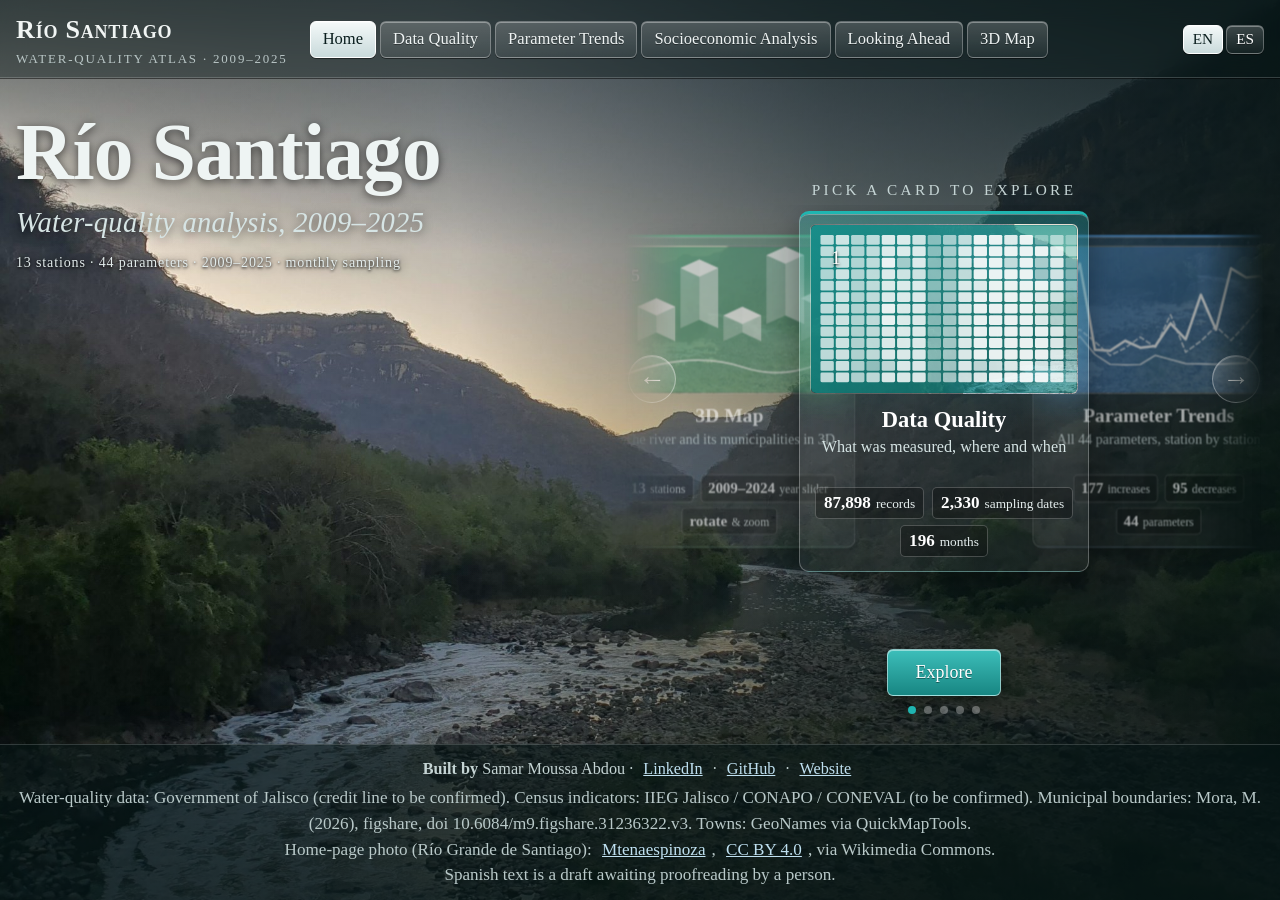
<file: index.html>
<!doctype html>
<html lang="en"><head><meta charset="utf-8"><meta name="viewport" content="width=device-width,initial-scale=1,viewport-fit=cover">
<title>Río Santiago Atlas</title>
<link rel="stylesheet" href="style.css"></head>
<body class="home">
<div class="hero">
 <header class="top" id="top"></header>
 <div class="stage">
  <div class="mid">
   <h1 class="htitle"><span data-t="hTitle"></span><em data-t="hSub"></em></h1>
   <div class="mini" id="mini"></div>
  </div>
  <section class="pickband" aria-label="Sections">
   <h2 data-t="pickH"></h2>
   <div class="car" id="car">
    <button class="arr l" id="pv" aria-label="Previous">←</button><button class="arr r" id="nx" aria-label="Next">→</button>
   </div>
   <div class="gobar"><a class="go" id="go" href="quality.html" data-t="explore"></a><div class="dots" id="dots"></div></div>
  </section>
 </div>
 <footer class="credit" id="credit"></footer>
</div>
<script src="core.js"></script>
<script src="common.js"></script>
<script>
U.add({en:{hTitle:'Río Santiago',hSub:'Water-quality analysis, 2009–2025',pickH:'Pick a card to explore',explore:'Explore',c1:'stations',c2:'parameters',c3:'monthly sampling',
 d1:'What was measured, where and when',d2:'All 44 parameters, station by station',d3:'Water data and the people nearby',d4:'What models can and cannot say',d5:'The river and its municipalities in 3D'},
es:{hTitle:'Río Santiago',hSub:'Análisis de la calidad del agua, 2009–2025',pickH:'Elige una tarjeta para explorar',explore:'Explorar',c1:'estaciones',c2:'parámetros',c3:'muestreo mensual',
 d1:'Qué se midió, dónde y cuándo',d2:'Los 44 parámetros, estación por estación',d3:'Datos del agua y las personas cercanas',d4:'Qué pueden y qué no pueden decir los modelos',d5:'El río y sus municipios en 3D'}});
const W='stroke="#fff" fill="none" stroke-linecap="round" stroke-linejoin="round"';
const CARDS=[
 ['quality.html','nQuality','d1','0% 60%','230%','#1fb5b0',()=>{let r='';A.heat_m.forEach((row,i)=>row.forEach((v,j)=>{r+=`<rect x="${20+j*15.5}" y="${10+i*11.6}" width="13.5" height="10" rx="1.5" fill="#fff" opacity="${v?.15+.75*v/12:.05}"/>`}));return r}],
 ['trends.html','nTrends','d2','50% 85%','230%','#4f93d6',()=>{const s=P.find(p=>p.id==='P13').series,mx=Math.max(...Object.values(s).flat());return ['Before','Urban','After'].map((z,k)=>`<polyline ${W} stroke-width="${k==1?3:2}" opacity="${k==1?1:.7}" ${k==2?'stroke-dasharray="5 4"':''} points="${s[z].map((v,i)=>(18+i*17.6)+','+(150-v/mx*130)).join(' ')}"/>`).join('')}],
 ['socio.html','nSocio','d3','100% 40%','230%','#e0a03a',()=>[40,65,50,90,75,110,60,95].map((h,i)=>`<rect x="${28+i*29}" y="${150-h}" width="20" height="${h}" fill="#fff" opacity="${.35+i*.07}"/>`).join('')+`<circle cx="60" cy="40" r="6" fill="#fff"/><circle cx="150" cy="30" r="6" fill="#fff" opacity=".7"/><circle cx="230" cy="48" r="6" fill="#fff" opacity=".5"/>`],
 ['ahead.html','nAhead','d4','30% 30%','230%','#9b78dc',()=>`<polyline ${W} stroke-width="3" points="20,110 60,95 100,105 140,80"/><polyline ${W} stroke-width="3" stroke-dasharray="6 6" points="140,80 200,60 270,50"/><path d="M140 80 L200 40 L270 20 L270 90 L200 85 Z" fill="#fff" opacity=".18"/>`],
 ['map3d.html','nMap','d5','70% 70%','230%','#4fc08a',()=>[[60,100,40],[110,85,70],[160,100,30],[210,80,80],[250,100,50]].map(p=>`<polygon points="${p[0]},${p[1]-p[2]} ${p[0]+22},${p[1]-p[2]+10} ${p[0]+22},${p[1]+10} ${p[0]},${p[1]}" fill="#fff" opacity=".55"/><polygon points="${p[0]},${p[1]-p[2]} ${p[0]-22},${p[1]-p[2]+10} ${p[0]-22},${p[1]+10} ${p[0]},${p[1]}" fill="#fff" opacity=".3"/><polygon points="${p[0]},${p[1]-p[2]} ${p[0]+22},${p[1]-p[2]+10} ${p[0]},${p[1]-p[2]+20} ${p[0]-22},${p[1]-p[2]+10}" fill="#fff" opacity=".85"/>`).join('')+`<path d="M20 150 Q100 120 160 140 T280 120" ${W} stroke-width="2" opacity=".7"/>`]
];
const A=ATLAS,P=A.params,sum=k=>P.reduce((a,p)=>a+p.trend[k],0),nf=n=>U.nf(n);
const DET=()=>{const es=U.lang()==='es',f=A.fsum;return [
 [[nf(A.stats.records),es?'registros':'records'],[nf(A.stats.visits),es?'fechas de muestreo':'sampling dates'],[A.months.length||196,es?'meses':'months']],
 [[sum('inc'),es?'aumentos':'increases'],[sum('dec'),es?'disminuciones':'decreases'],[P.length,es?'parámetros':'parameters']],
 [[A.munis.length,es?'municipios':'municipalities'],[A.stations.filter(s=>s.c).length,es?'estaciones enlazadas':'stations linked'],[3,es?'censos':'census periods']],
 [[f.total,es?'pronósticos probados':'forecasts tested'],[f.shown,es?'conservados':'kept'],[3,es?'horizontes':'horizons']],
 [[A.stations.length,es?'estaciones':'stations'],[2009+'–2024',es?'control de año':'year slider'],[es?'girar':'rotate',es?'y acercar':'& zoom']]]};
let cur=0;const car=document.getElementById('car');
car.insertAdjacentHTML('beforeend',CARDS.map((c,i)=>`<div class="cd gl" data-i="${i}" style="--c:${c[5]}"><div class="th" style="--bp:${c[3]};--bs:${c[4]}"><svg viewBox="0 0 290 170" preserveAspectRatio="xMidYMid slice">${c[6]()}</svg><span class="no">${i+1}</span></div><h3 data-t="${c[1]}"></h3><p data-t="${c[2]}"></p><div class="det" data-det="${i}"></div></div>`).join(''));
document.getElementById('dots').innerHTML=CARDS.map((c,i)=>`<i data-i="${i}"></i>`).join('');
function det(){const d=DET();document.querySelectorAll('.det').forEach(e=>e.innerHTML=d[+e.dataset.det].map(x=>`<span><b>${x[0]}</b>${x[1]}</span>`).join(''));document.getElementById('mini').textContent=`${A.stations.length} ${U.t('c1')} · ${P.length} ${U.t('c2')} · 2009–2025 · ${U.t('c3')}`}
function place(){const n=CARDS.length;document.querySelectorAll('.cd').forEach((el,i)=>{const o=((i-cur+Math.floor(n/2)+n)%n)-Math.floor(n/2);el.style.setProperty('--o',o);el.style.setProperty('--a',Math.abs(o));el.dataset.hide=Math.abs(o)===2?'2':'0'});
 document.querySelectorAll('.dots i').forEach((d,i)=>d.classList.toggle('on',i===cur));document.getElementById('go').href=CARDS[cur][0];document.querySelector('.pickband').style.setProperty('--cc',CARDS[cur][5])}
const go=d=>{cur=(cur+d+CARDS.length)%CARDS.length;place()};
document.getElementById('nx').onclick=()=>go(1);document.getElementById('pv').onclick=()=>go(-1);
car.addEventListener('click',e=>{const c=e.target.closest('.cd');if(c&&+c.dataset.i!==cur){cur=+c.dataset.i;place()}});
document.getElementById('dots').addEventListener('click',e=>{if(e.target.dataset.i){cur=+e.target.dataset.i;place()}});
addEventListener('keydown',e=>{if(e.key==='ArrowRight')go(1);if(e.key==='ArrowLeft')go(-1)});
let sx=null;car.addEventListener('pointerdown',e=>sx=e.clientX);car.addEventListener('pointerup',e=>{if(sx!=null&&Math.abs(e.clientX-sx)>50)go(e.clientX<sx?1:-1);sx=null});
U.init('home',det);place();
</script></body></html>
</file>
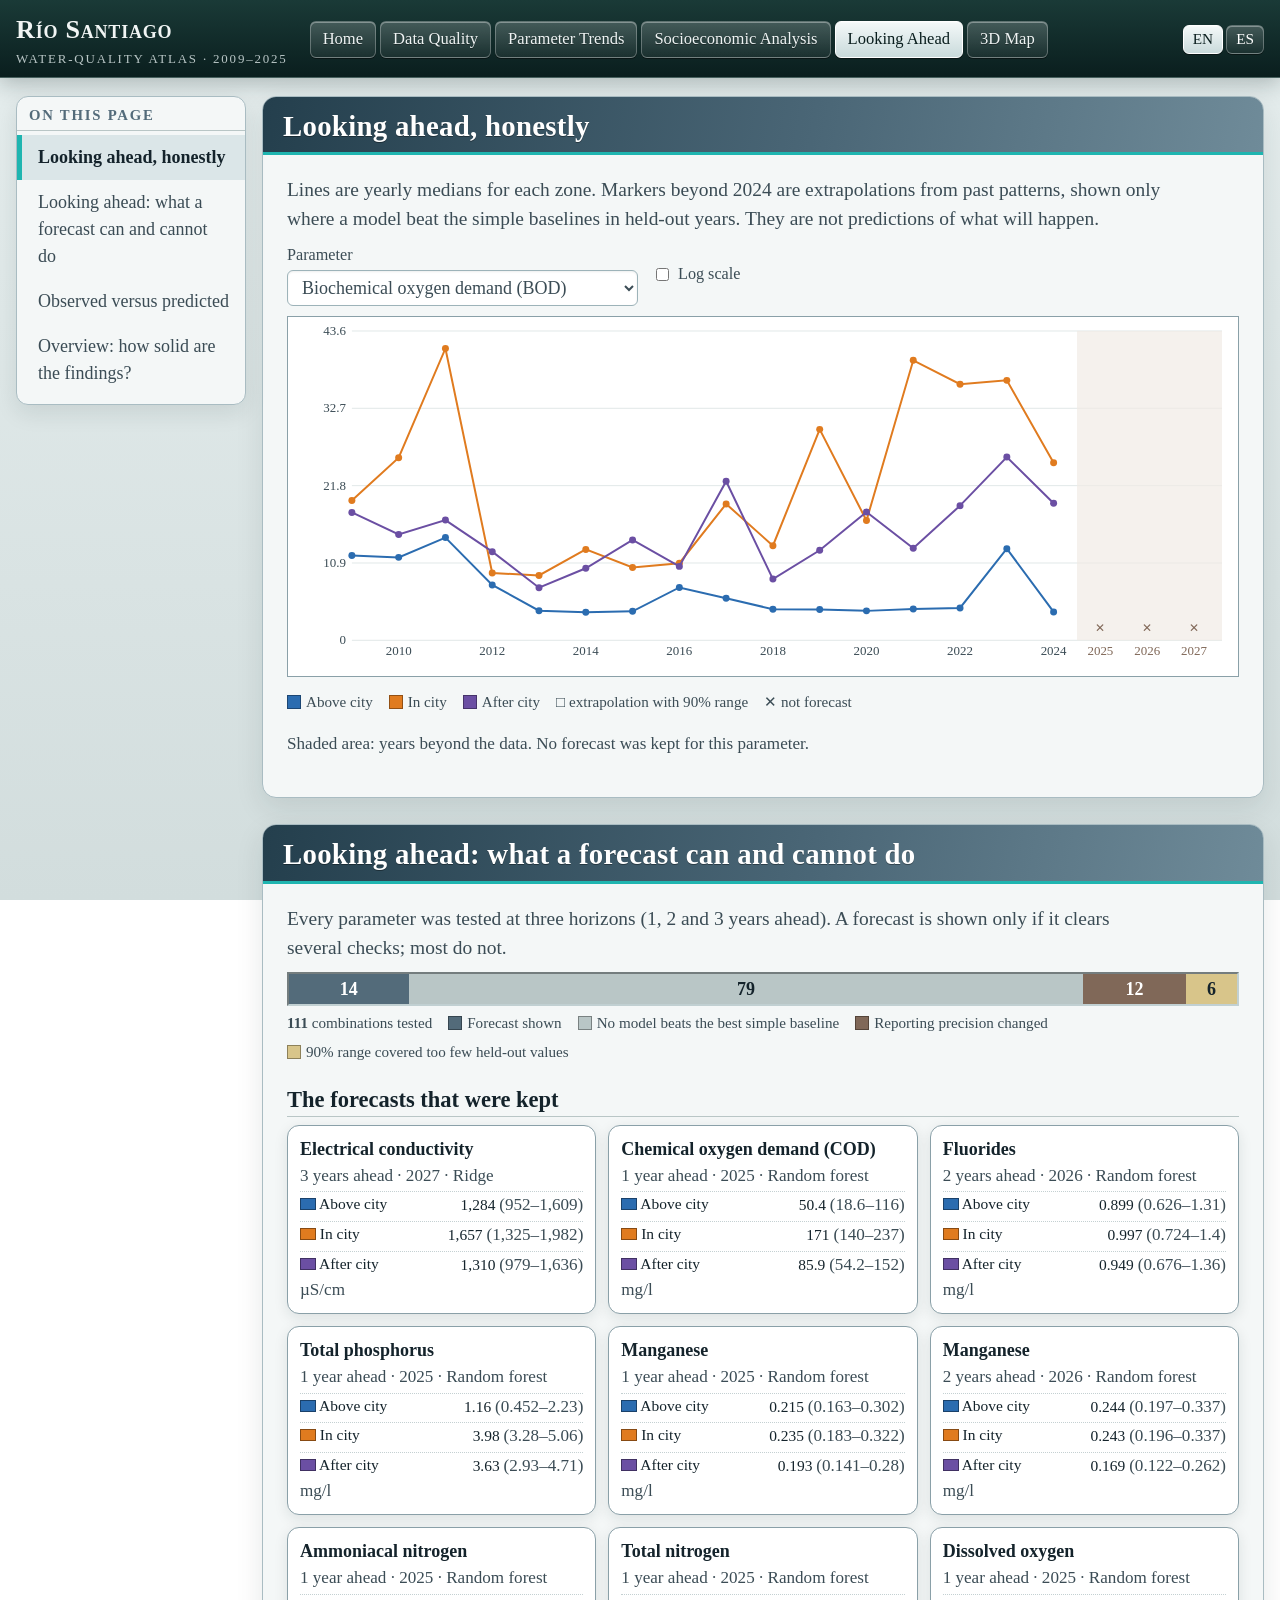
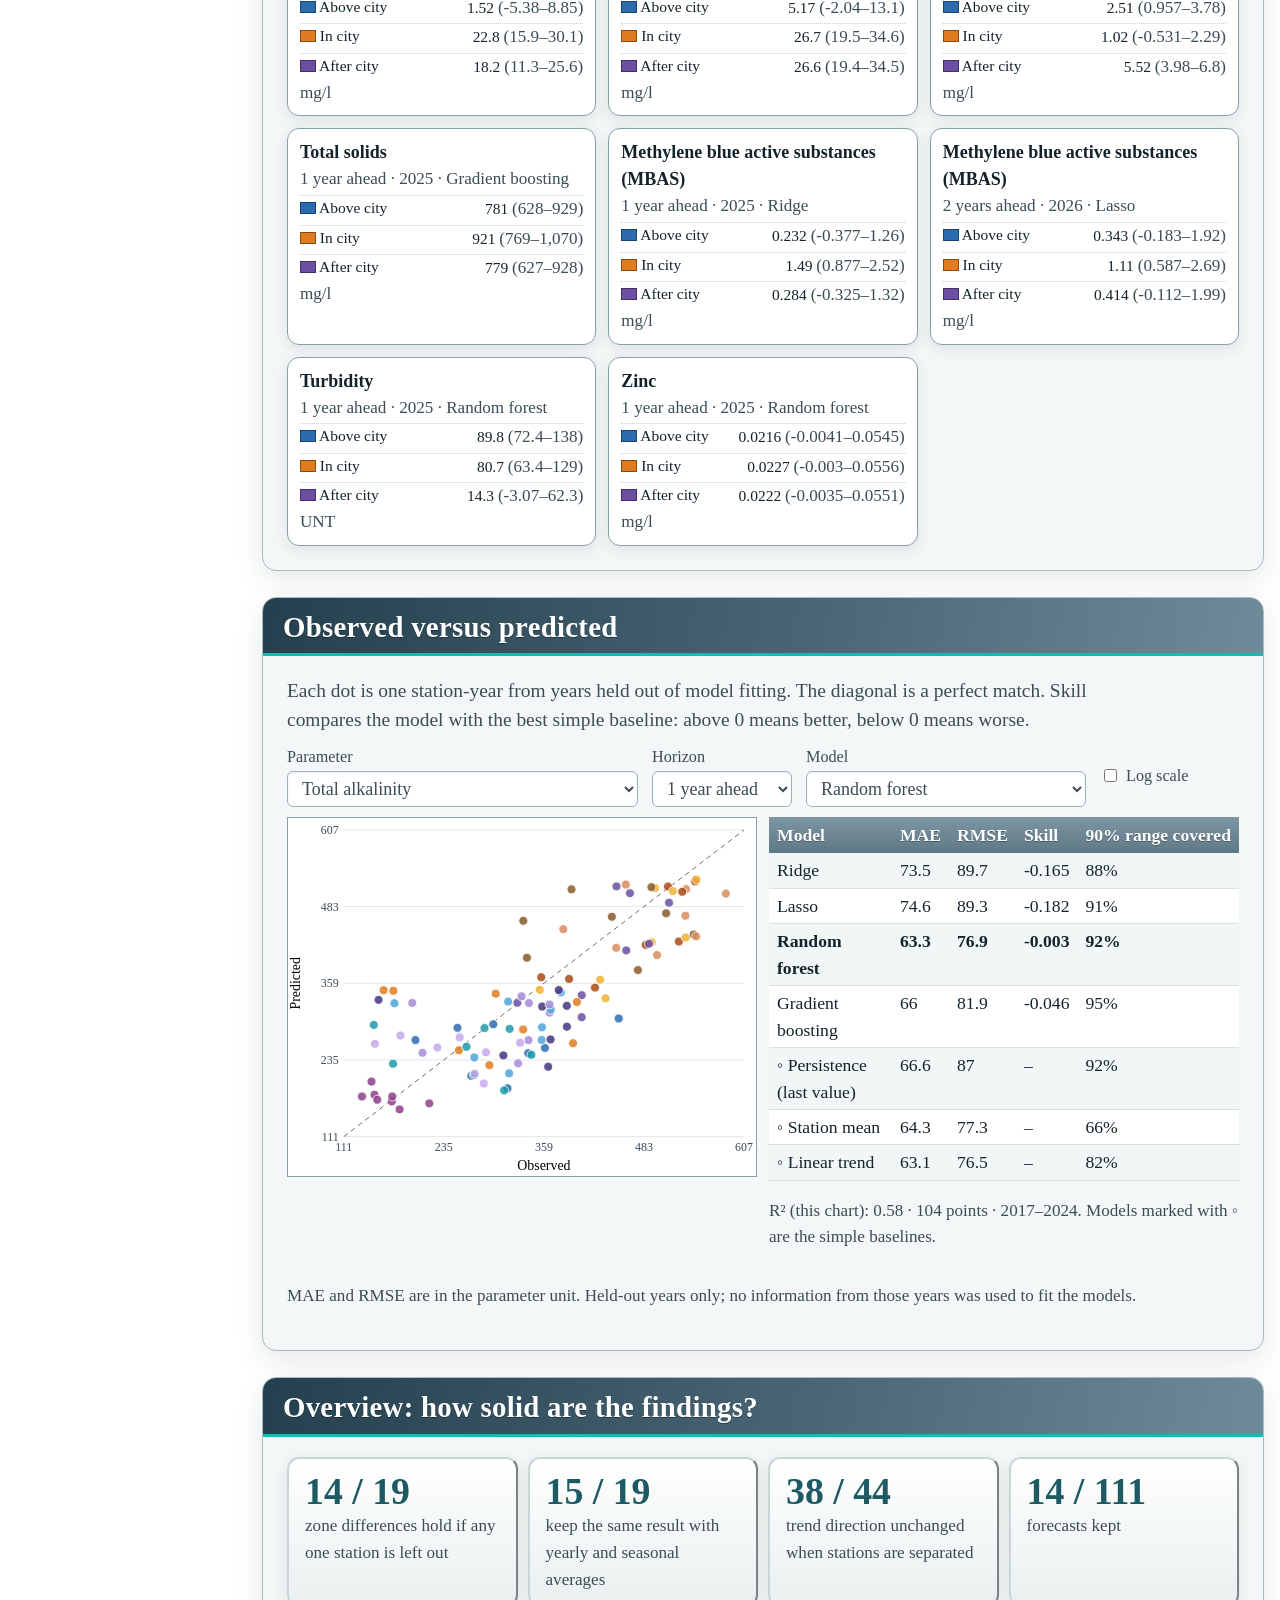
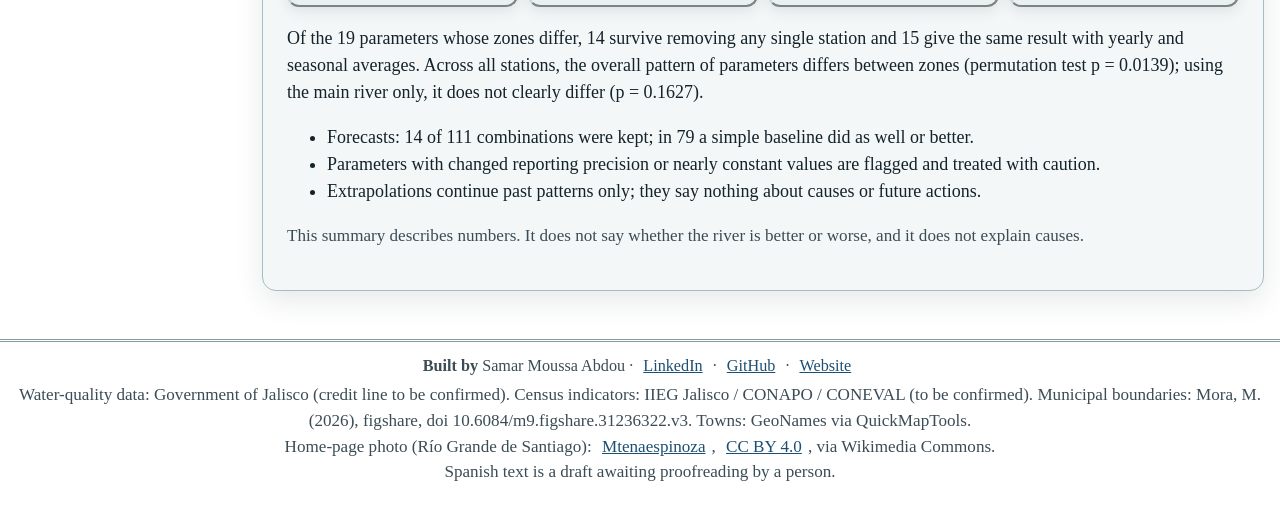
<file: ahead.html>
<!doctype html>
<html lang="en"><head><meta charset="utf-8"><meta name="viewport" content="width=device-width,initial-scale=1,viewport-fit=cover">
<title>Looking Ahead · Río Santiago Atlas</title>
<link rel="stylesheet" href="style.css"></head>
<body>
<header class="top" id="top"></header>
<div class="layout"><aside class="side" id="side"></aside>
<main>
 <section class="sec" id="fcchart"><h2 data-t="h_fc"></h2><div class="body">
  <p class="lead" data-t="fc_lead"></p>
  <div class="ctl"><label><span data-t="parameter"></span><select id="fp"></select></label><label class="row"><input type="checkbox" id="flog"> <span data-t="logAxis"></span></label></div>
  <div id="fchart"></div><div class="legend" id="fleg"></div><p class="small" id="fnote"></p>
 </div></section>
 <section class="sec" id="can"><h2 data-t="h_can"></h2><div class="body">
  <p class="lead" data-t="can_lead"></p><div id="cbar"></div><div class="legend" id="cleg"></div>
  <h3 data-t="shownH"></h3><div class="grid g3" id="cards"></div>
 </div></section>
 <section class="sec" id="obs"><h2 data-t="h_obs"></h2><div class="body">
  <p class="lead" data-t="obs_lead"></p>
  <div class="ctl"><label><span data-t="parameter"></span><select id="op"></select></label><label><span data-t="feature"></span><select id="oh"></select></label><label><span data-t="model"></span><select id="om"></select></label><label class="row"><input type="checkbox" id="olog"> <span data-t="logAxis"></span></label></div>
  <div class="grid g2"><div id="ochart"></div><div id="oscore"></div></div><p class="small" id="onote"></p>
 </div></section>
 <section class="sec" id="overview"><h2 data-t="h_solid"></h2><div class="body" id="ov"></div></section>
</main></div>
<footer class="credit" id="credit"></footer>
<script src="core.js"></script><script src="points.js"></script><script src="bt.js"></script><script src="common.js"></script>
<script src="ahead.js"></script>
</body></html>
</file>
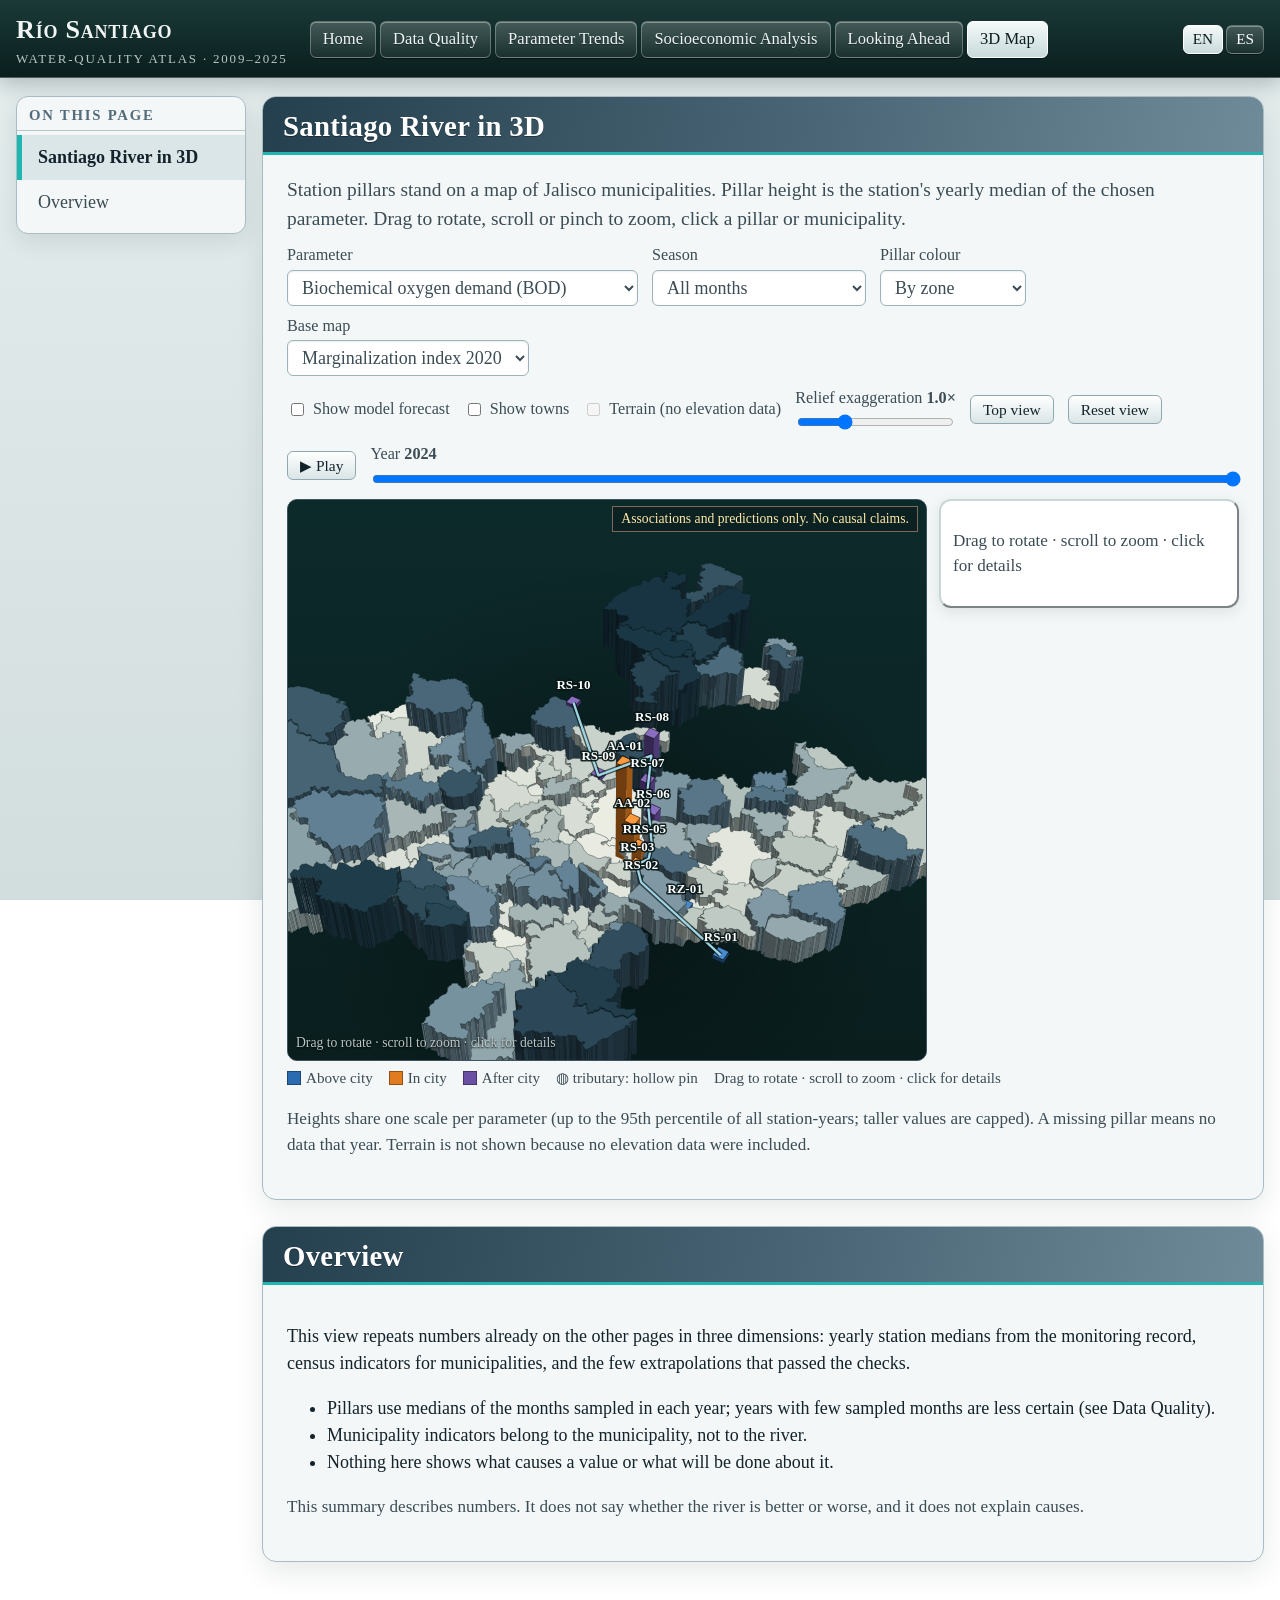
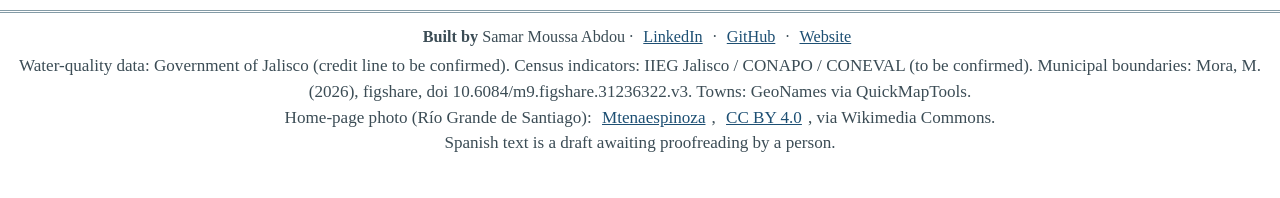
<file: map3d.html>
<!doctype html>
<html lang="en"><head><meta charset="utf-8"><meta name="viewport" content="width=device-width,initial-scale=1,viewport-fit=cover">
<title>3D Map · Río Santiago Atlas</title>
<link rel="stylesheet" href="style.css"></head>
<body>
<header class="top" id="top"></header>
<div class="layout"><aside class="side" id="side"></aside>
<main>
 <section class="sec" id="m3"><h2 data-t="h_m3"></h2><div class="body">
  <p class="lead" data-t="m3_lead"></p>
  <div class="ctl"><label><span data-t="parameter"></span><select id="gp"></select></label><label><span data-t="season"></span><select id="gs"></select></label><label><span data-t="barColour"></span><select id="gc"></select></label><label><span data-t="baseDisk"></span><select id="gb"></select></label></div>
  <div class="ctl"><label class="row"><input type="checkbox" id="gf"> <span data-t="showFc"></span></label><label class="row"><input type="checkbox" id="gl"> <span data-t="landmarks"></span></label><label class="row"><input type="checkbox" id="gt" disabled> <span data-t="terrain"></span></label>
   <label><span><span data-t="relief"></span> <b id="grv">1.0×</b></span><input type="range" id="gr" min="0.4" max="2.5" step="0.1" value="1"></label>
   <button id="gtop" data-t="topView"></button><button id="grst" data-t="resetView"></button></div>
  <div class="ctl"><button id="gplay">▶ <span data-t="play"></span></button><label style="flex:1;min-width:200px"><span><span data-t="year"></span> <b id="gyv"></b></span><input type="range" id="gy" min="2009" max="2024" step="1" value="2024" style="width:100%"></label></div>
  <div class="mapwrap"><div class="mapbox"><canvas id="gcv" style="height:560px"></canvas><div class="rem" data-t="reminder"></div><div class="hint" data-t="mapHint"></div></div><div class="mcard" id="gcard"></div></div>
  <div class="legend" id="gleg"></div><p class="small" id="gnote"></p>
 </div></section>
 <section class="sec" id="overview"><h2 data-t="overview"></h2><div class="body" id="ov"></div></section>
</main></div>
<footer class="credit" id="credit"></footer>
<script src="core.js"></script><script src="points.js"></script><script src="common.js"></script><script src="map3d.js"></script>
<script src="map3dpage.js"></script>
</body></html>
</file>
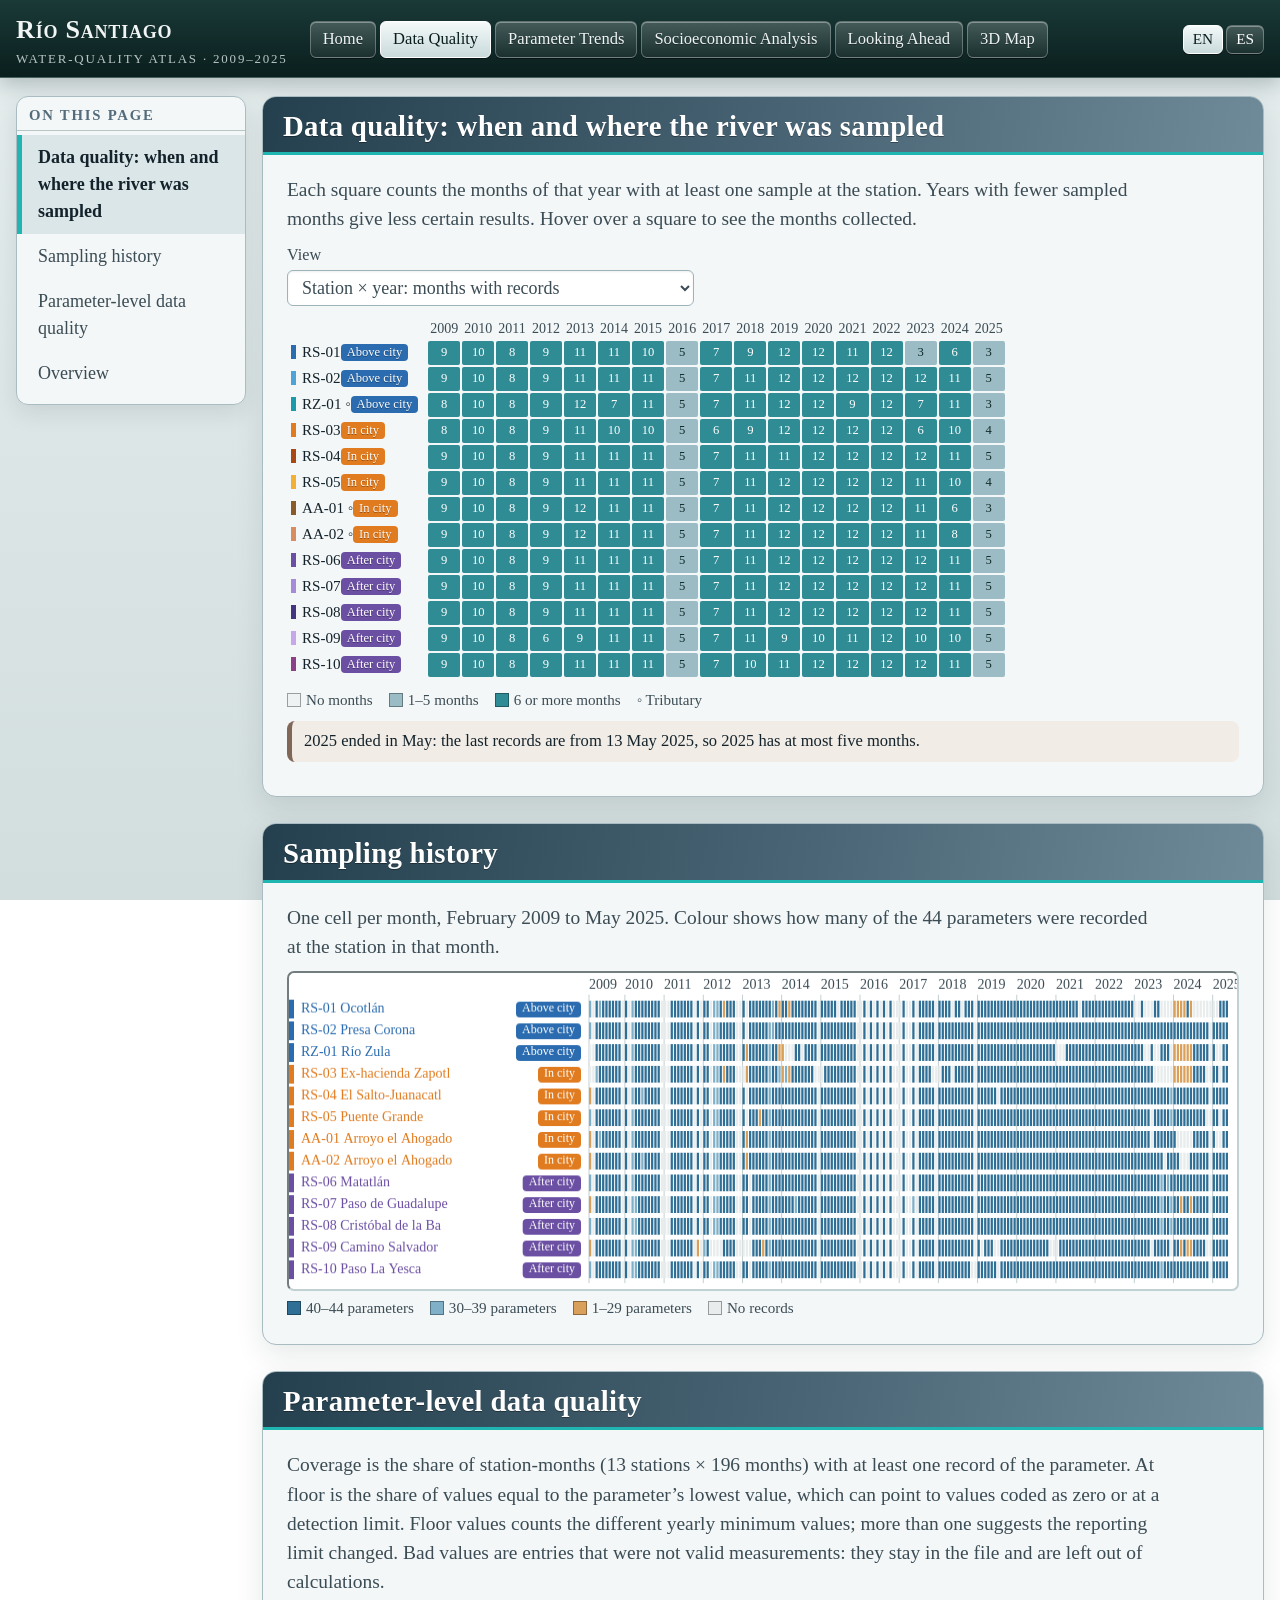
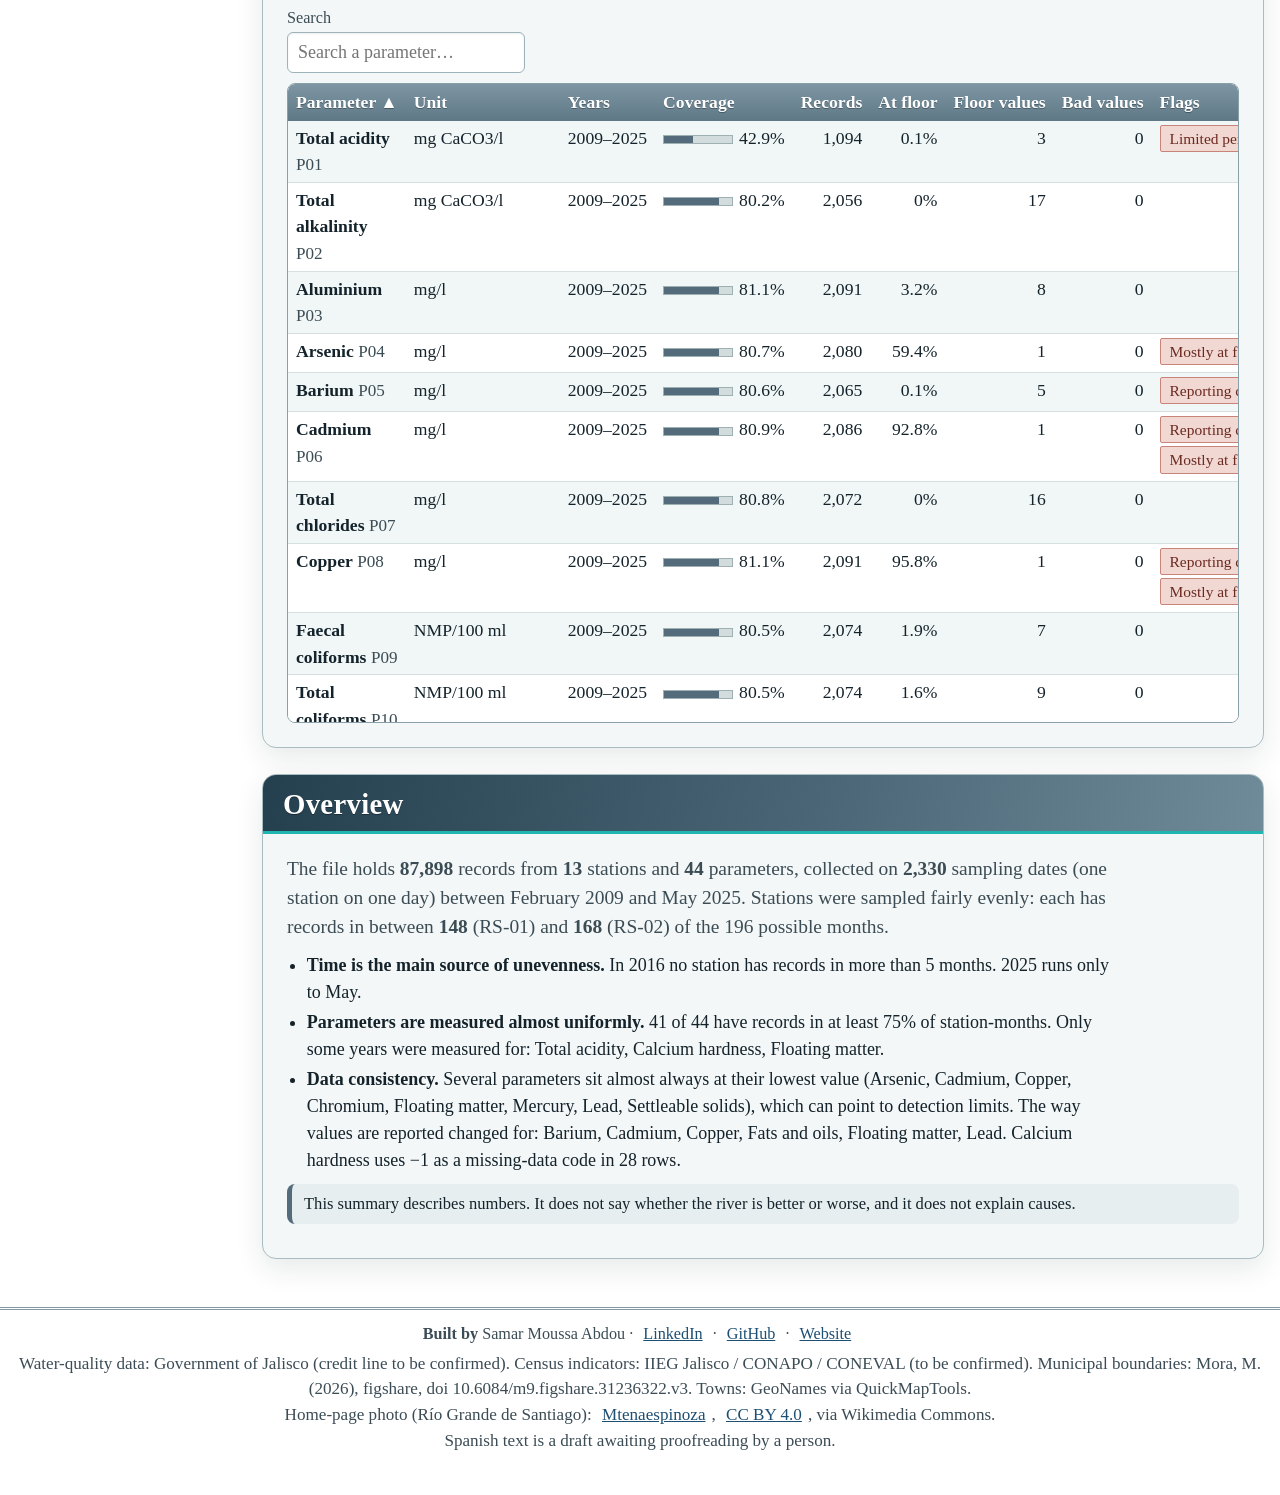
<file: quality.html>
<!doctype html>
<html lang="en"><head><meta charset="utf-8"><meta name="viewport" content="width=device-width,initial-scale=1,viewport-fit=cover">
<title>Data Quality · Río Santiago Atlas</title>
<link rel="stylesheet" href="style.css"></head>
<body>
<header class="top" id="top"></header>
<div class="layout"><aside class="side" id="side"></aside>
<main>
 <section class="sec" id="heat"><h2 data-t="h_heat"></h2><div class="body">
  <p class="lead" data-t="heat_lead"></p>
  <div class="ctl"><label><span data-t="view"></span><select id="hv"></select></label></div>
  <div class="hm" id="hm"></div><div class="legend" id="hleg"></div>
  <p class="note" data-t="may"></p>
 </div></section>
 <section class="sec" id="hist"><h2 data-t="h_hist"></h2><div class="body">
  <p class="lead" data-t="hist_lead"></p>
  <canvas class="cv" id="hc"></canvas><div class="legend" id="hl"></div>
 </div></section>
 <section class="sec" id="ptable"><h2 data-t="h_tab"></h2><div class="body">
  <p class="lead" data-t="tab_lead"></p>
  <div class="ctl"><label><span data-t="search"></span><input type="search" id="tq" data-ph="phSearch"></label></div>
  <div class="tw" style="max-height:640px"><table class="t" id="tt"></table></div>
 </div></section>
 <section class="sec" id="overview"><h2 data-t="overview"></h2><div class="body" id="ov"></div></section>
</main></div>
<footer class="credit" id="credit"></footer>
<script src="core.js"></script><script src="points.js"></script><script src="common.js"></script>
<script src="quality.js"></script>
</body></html>
</file>
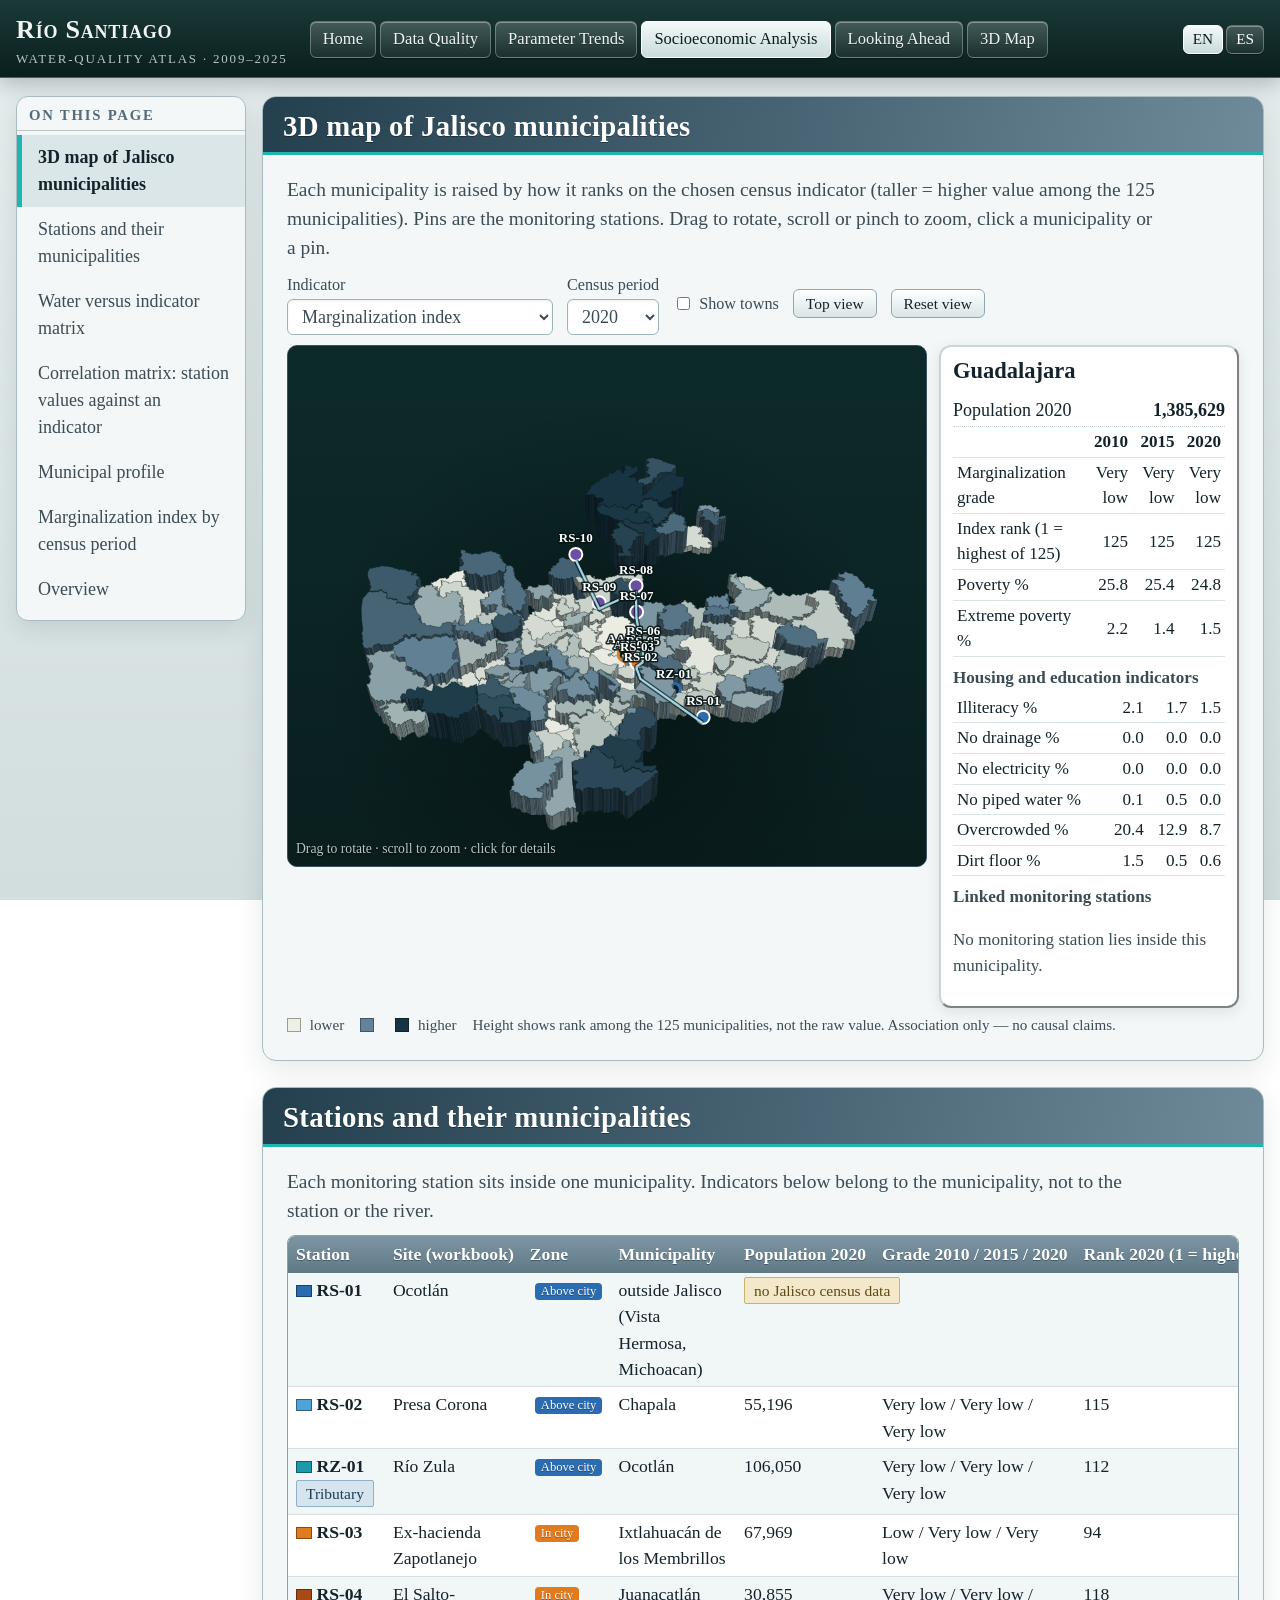
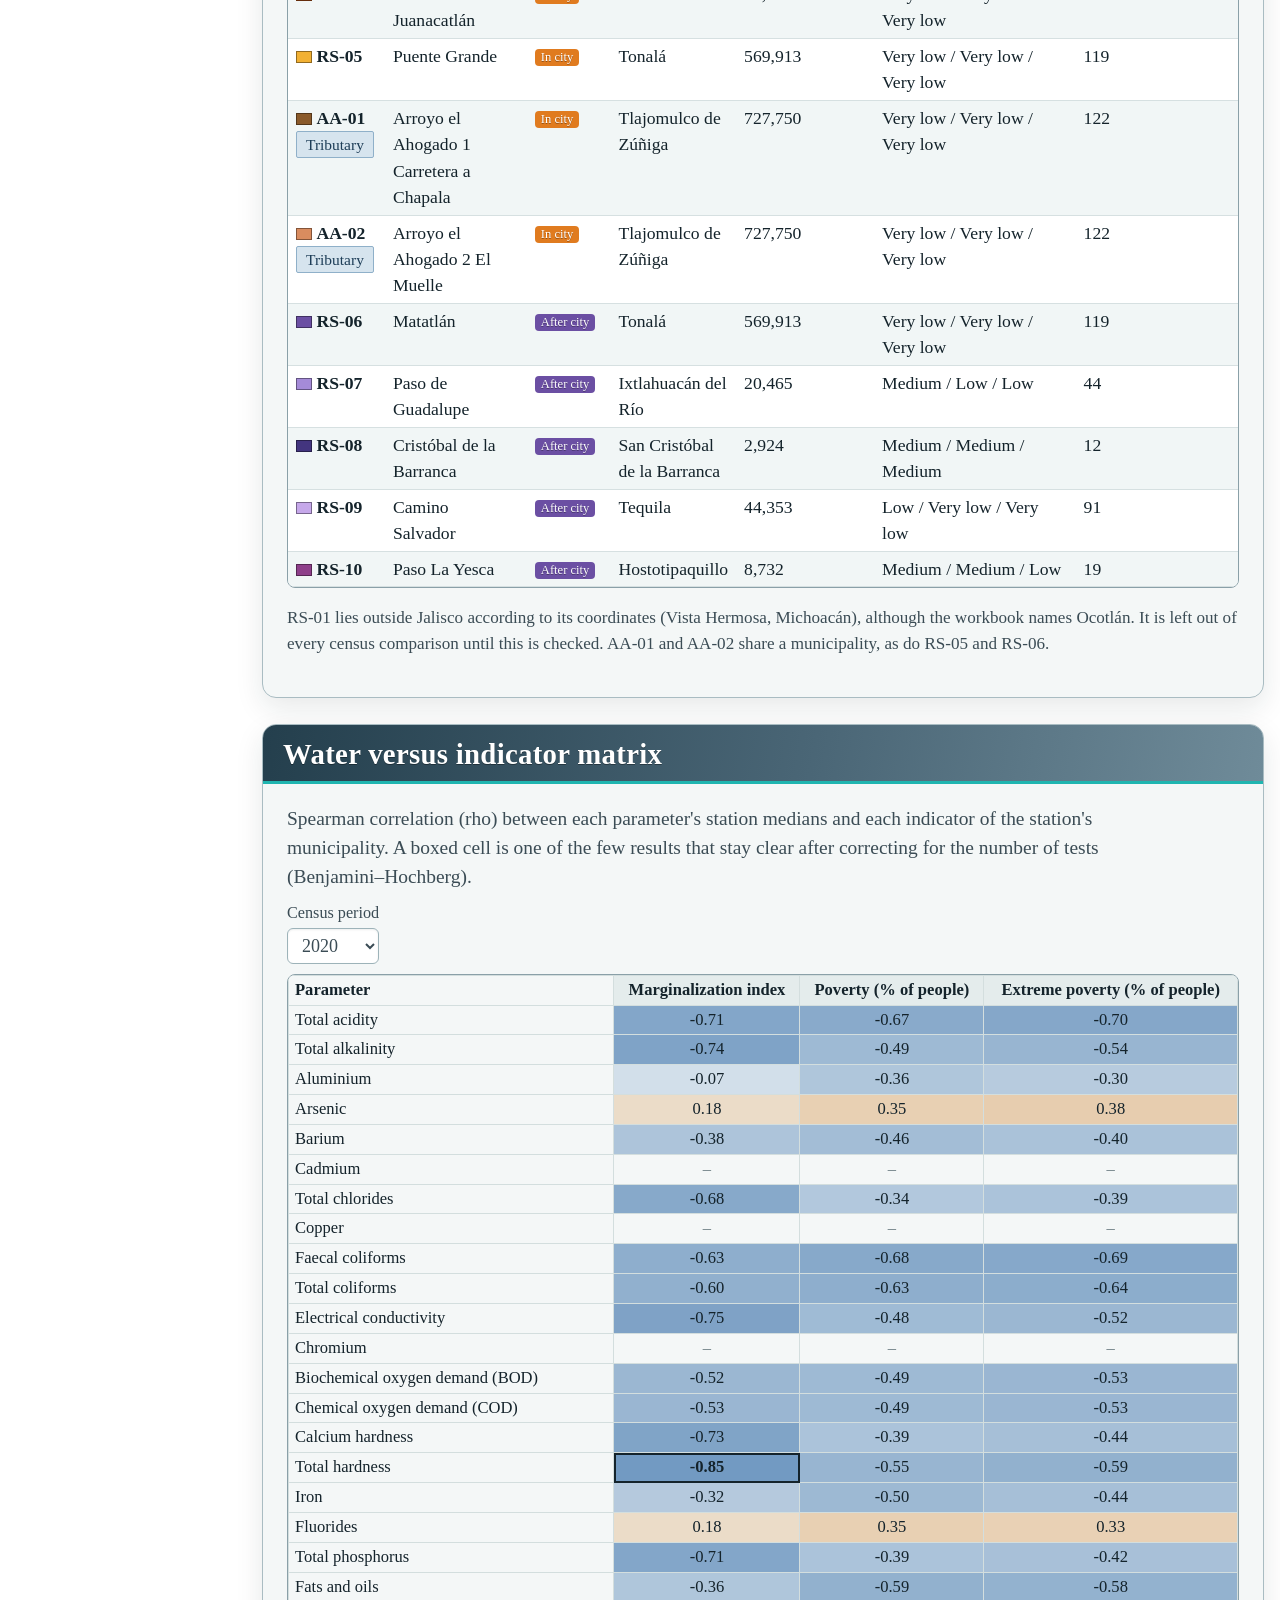
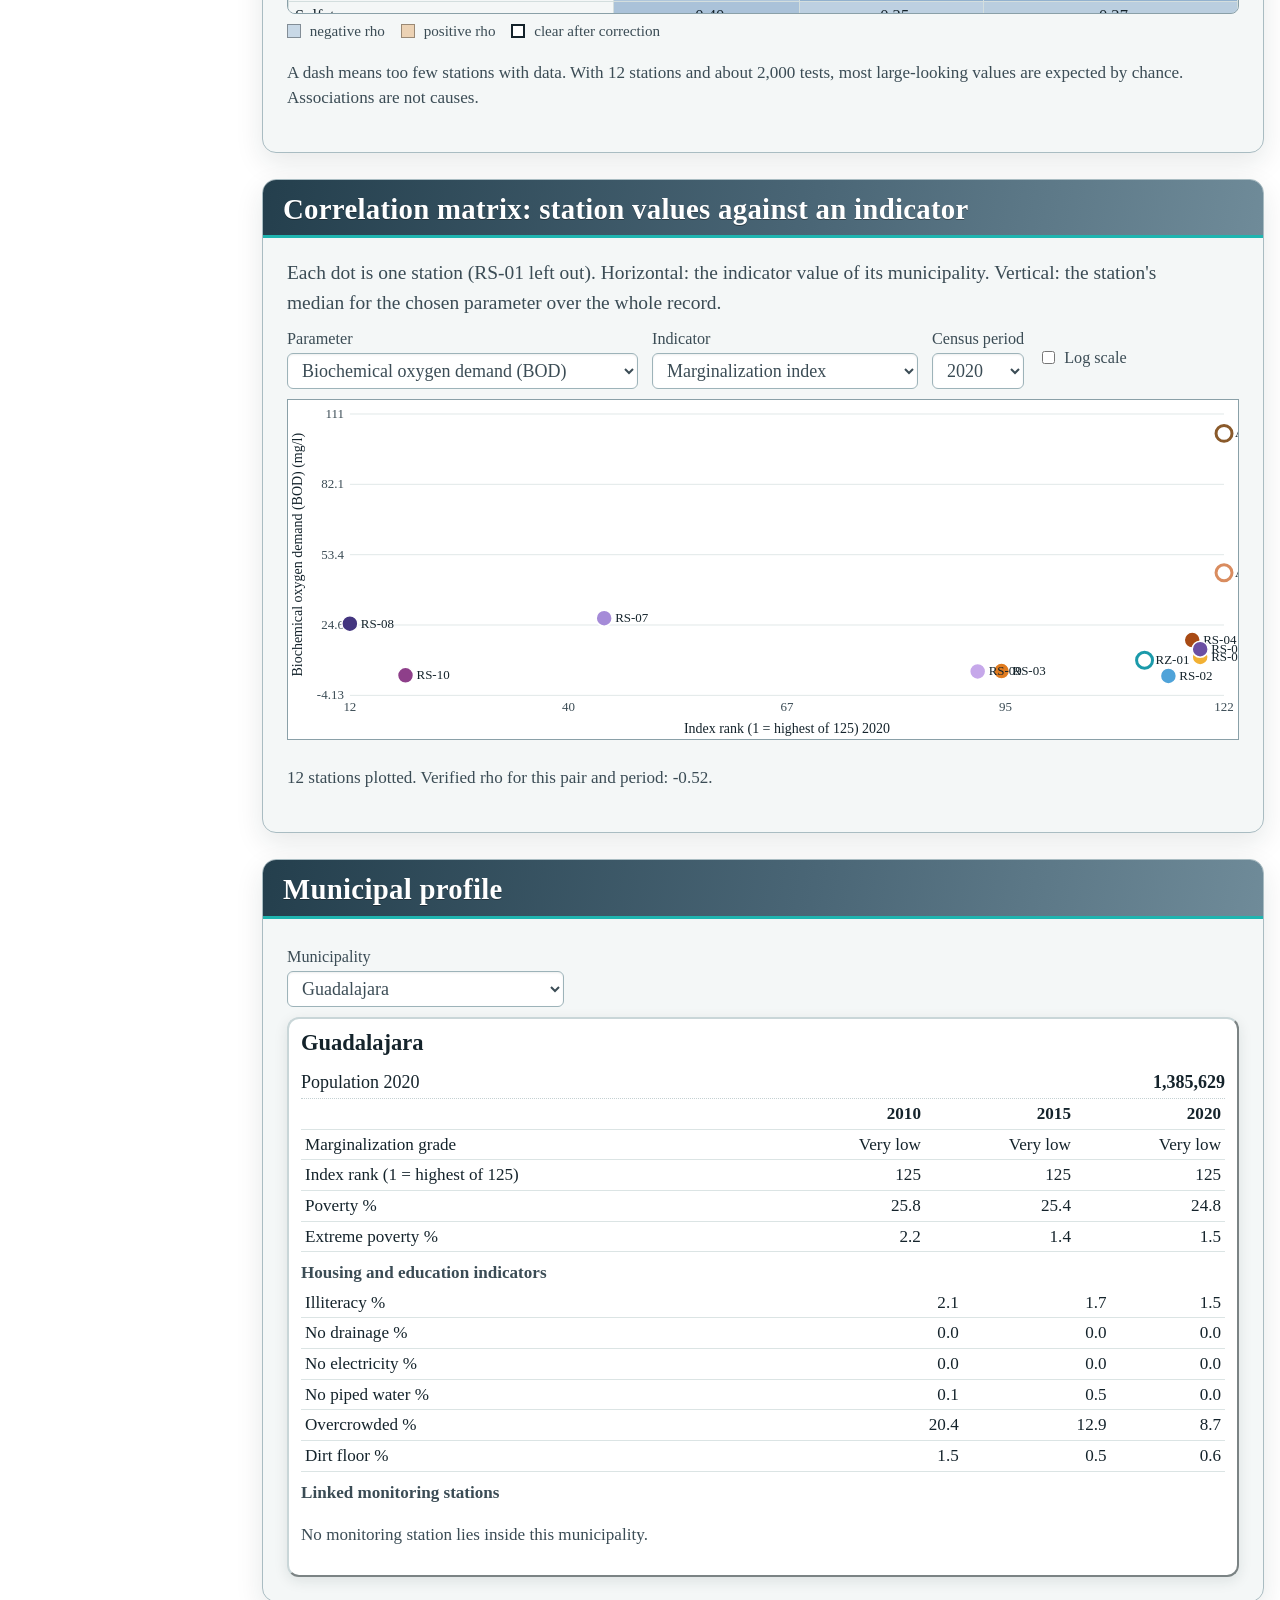
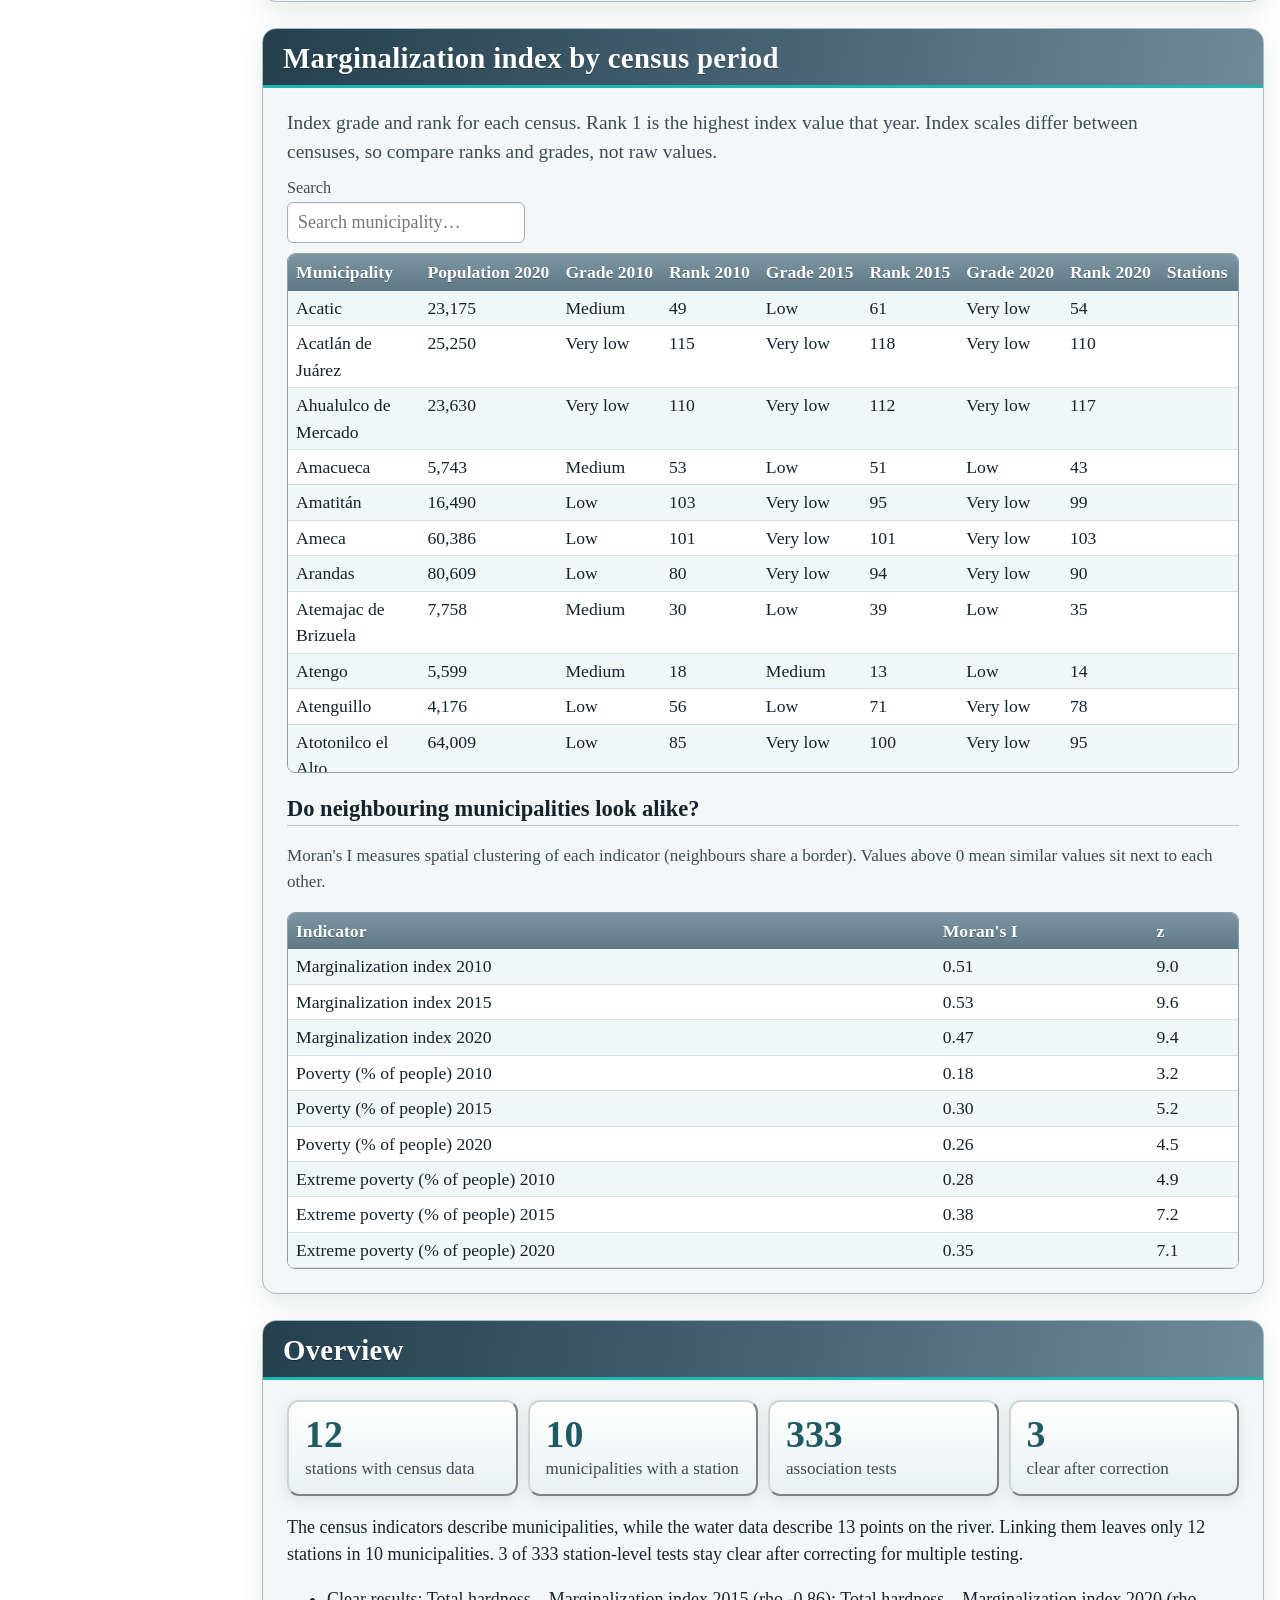
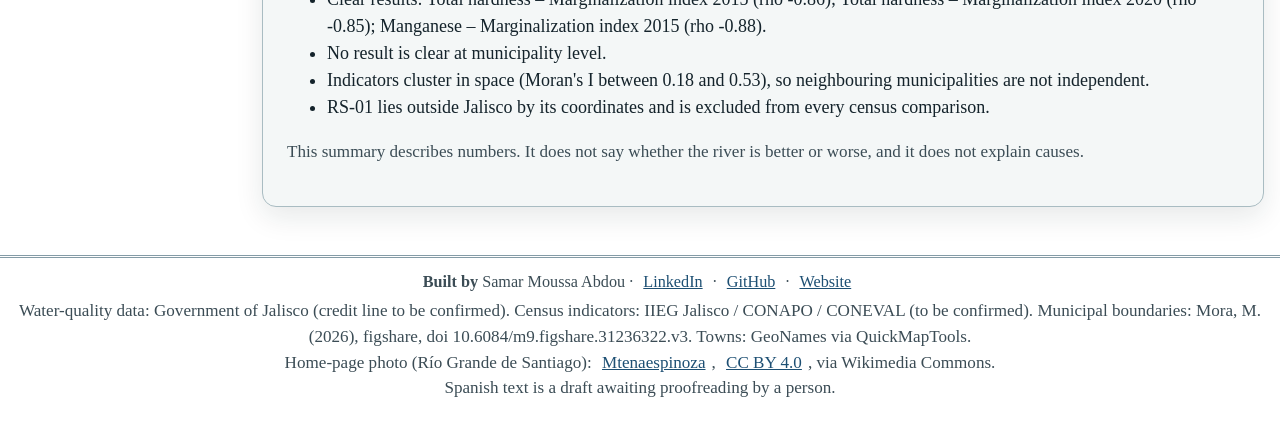
<file: socio.html>
<!doctype html>
<html lang="en"><head><meta charset="utf-8"><meta name="viewport" content="width=device-width,initial-scale=1,viewport-fit=cover">
<title>Socioeconomic Analysis · Río Santiago Atlas</title>
<link rel="stylesheet" href="style.css"></head>
<body>
<header class="top" id="top"></header>
<div class="layout"><aside class="side" id="side"></aside>
<main>
 <section class="sec" id="map"><h2 data-t="h_map"></h2><div class="body">
  <p class="lead" data-t="map_lead"></p>
  <div class="ctl"><label><span data-t="indicator"></span><select id="mi"></select></label><label><span data-t="period"></span><select id="my"></select></label>
   <label class="row"><input type="checkbox" id="mlm"> <span data-t="landmarks"></span></label>
   <button id="mtop" data-t="topView"></button><button id="mrst" data-t="resetView"></button></div>
  <div class="mapwrap"><div class="mapbox"><canvas id="mcv" style="height:520px"></canvas><div class="hint" data-t="mapHint"></div></div><div class="mcard" id="mcard"></div></div>
  <div class="legend" id="mleg"></div>
 </div></section>
 <section class="sec" id="stab"><h2 data-t="h_stab"></h2><div class="body"><p class="lead" data-t="stab_lead"></p><div class="tw"><table class="t" id="stt"></table></div><p class="small" id="stnote"></p></div></section>
 <section class="sec" id="matrix"><h2 data-t="h_matrix"></h2><div class="body">
  <p class="lead" data-t="matrix_lead"></p>
  <div class="ctl"><label><span data-t="period"></span><select id="xy"></select></label></div>
  <div class="tw" style="max-height:640px"><table class="mx" id="mxt"></table></div>
  <div class="legend"><span><i class="sw" style="background:#c8d8e6"></i> <span data-t="negRho"></span></span><span><i class="sw" style="background:#ecd2b4"></i> <span data-t="posRho"></span></span><span><i class="sw" style="outline:2px solid #14232b;outline-offset:-2px;background:#fff"></i> <span data-t="clearCell"></span></span></div>
  <p class="small" data-t="matrix_note"></p>
 </div></section>
 <section class="sec" id="corr"><h2 data-t="h_corr"></h2><div class="body">
  <p class="lead" data-t="corr_lead"></p>
  <div class="ctl"><label><span data-t="parameter"></span><select id="cp"></select></label><label><span data-t="indicator"></span><select id="ci"></select></label><label><span data-t="period"></span><select id="cy"></select></label><label class="row"><input type="checkbox" id="clog"> <span data-t="logAxis"></span></label></div>
  <div id="cchart"></div><p class="small" id="cnote"></p>
 </div></section>
 <section class="sec" id="profile"><h2 data-t="h_profile"></h2><div class="body">
  <div class="ctl"><label><span data-t="municipality"></span><select id="pm"></select></label></div>
  <div class="mcard" id="pcard"></div>
 </div></section>
 <section class="sec" id="periods"><h2 data-t="h_periods"></h2><div class="body">
  <p class="lead" data-t="periods_lead"></p>
  <div class="ctl"><label><span data-t="search"></span><input type="search" id="pq" data-ph="phMuni"></label></div>
  <div class="tw" style="max-height:520px"><table class="t" id="pt"></table></div>
  <h3 data-t="moranH"></h3><p class="small" data-t="moran_lead"></p><div class="tw"><table class="t" id="mo"></table></div>
 </div></section>
 <section class="sec" id="overview"><h2 data-t="overview"></h2><div class="body" id="ov"></div></section>
</main></div>
<footer class="credit" id="credit"></footer>
<script src="core.js"></script><script src="points.js"></script><script src="common.js"></script><script src="map3d.js"></script>
<script src="socio.js"></script>
</body></html>
</file>
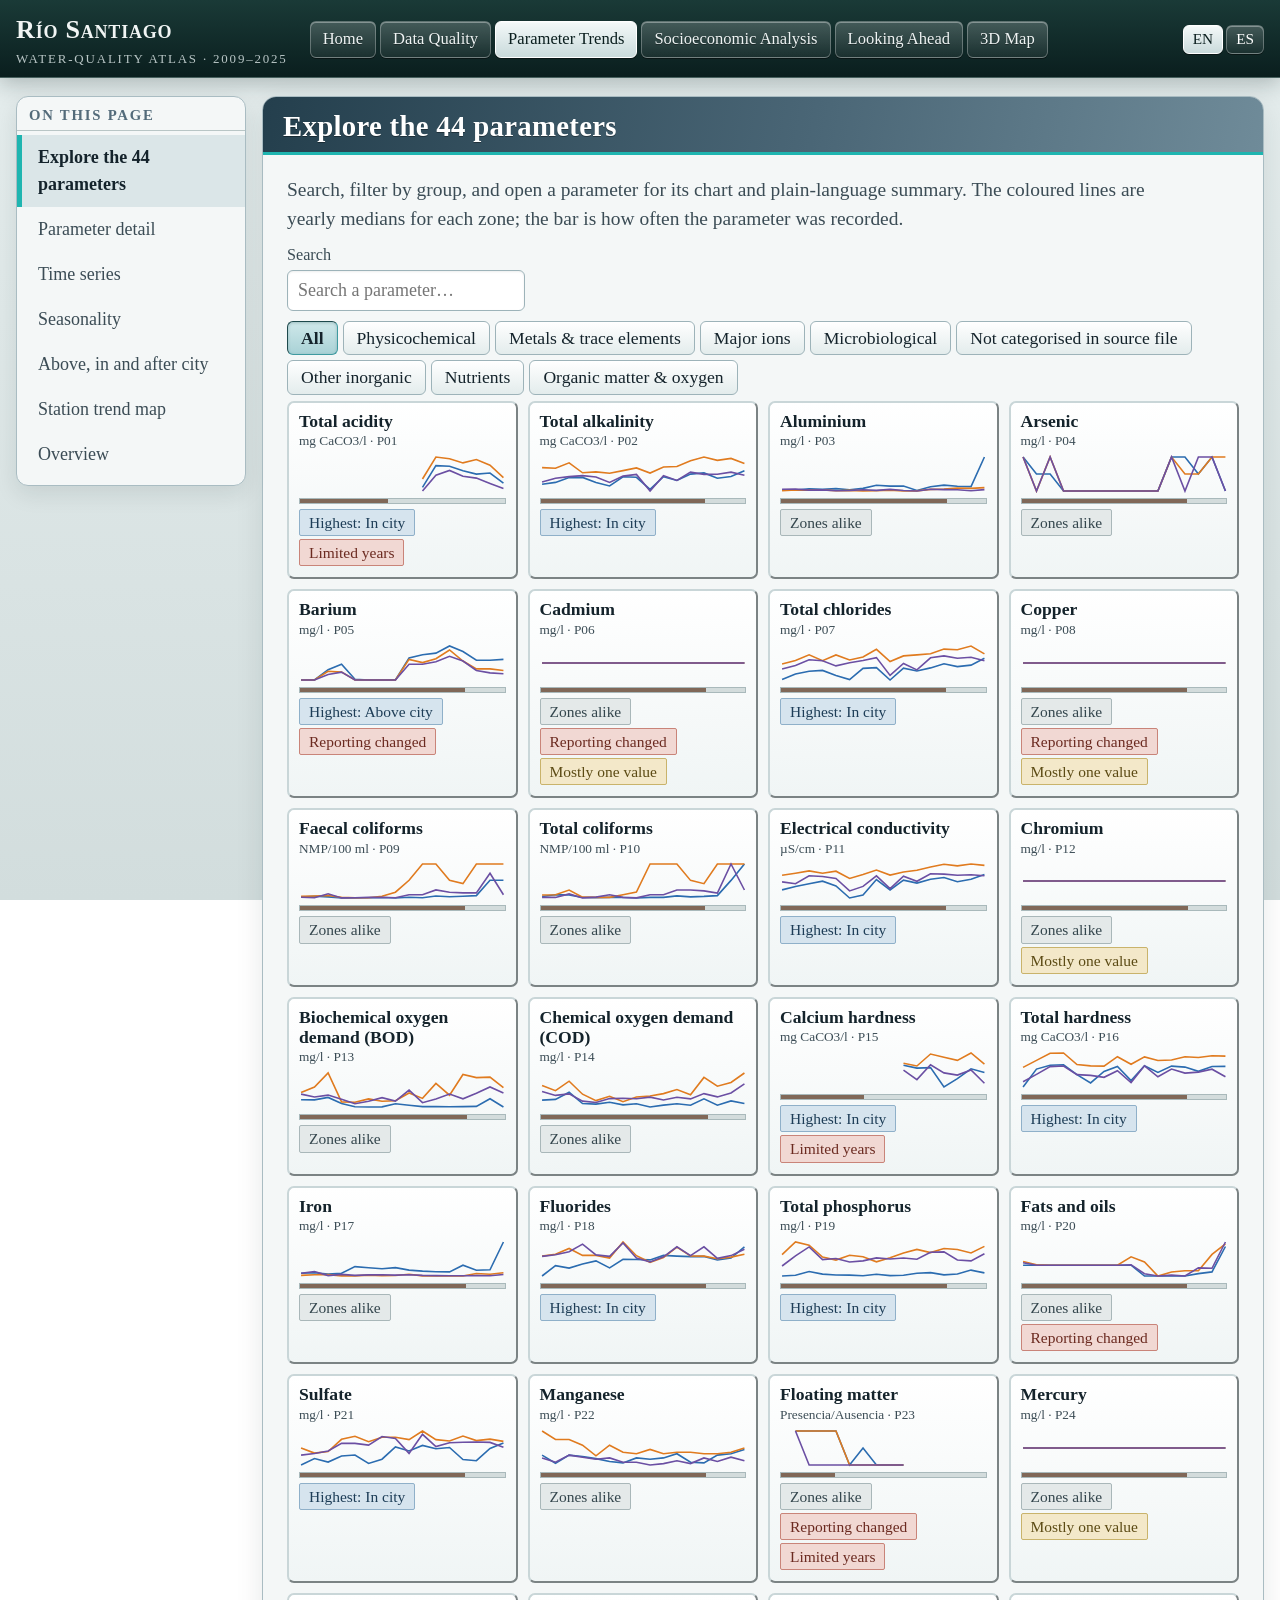
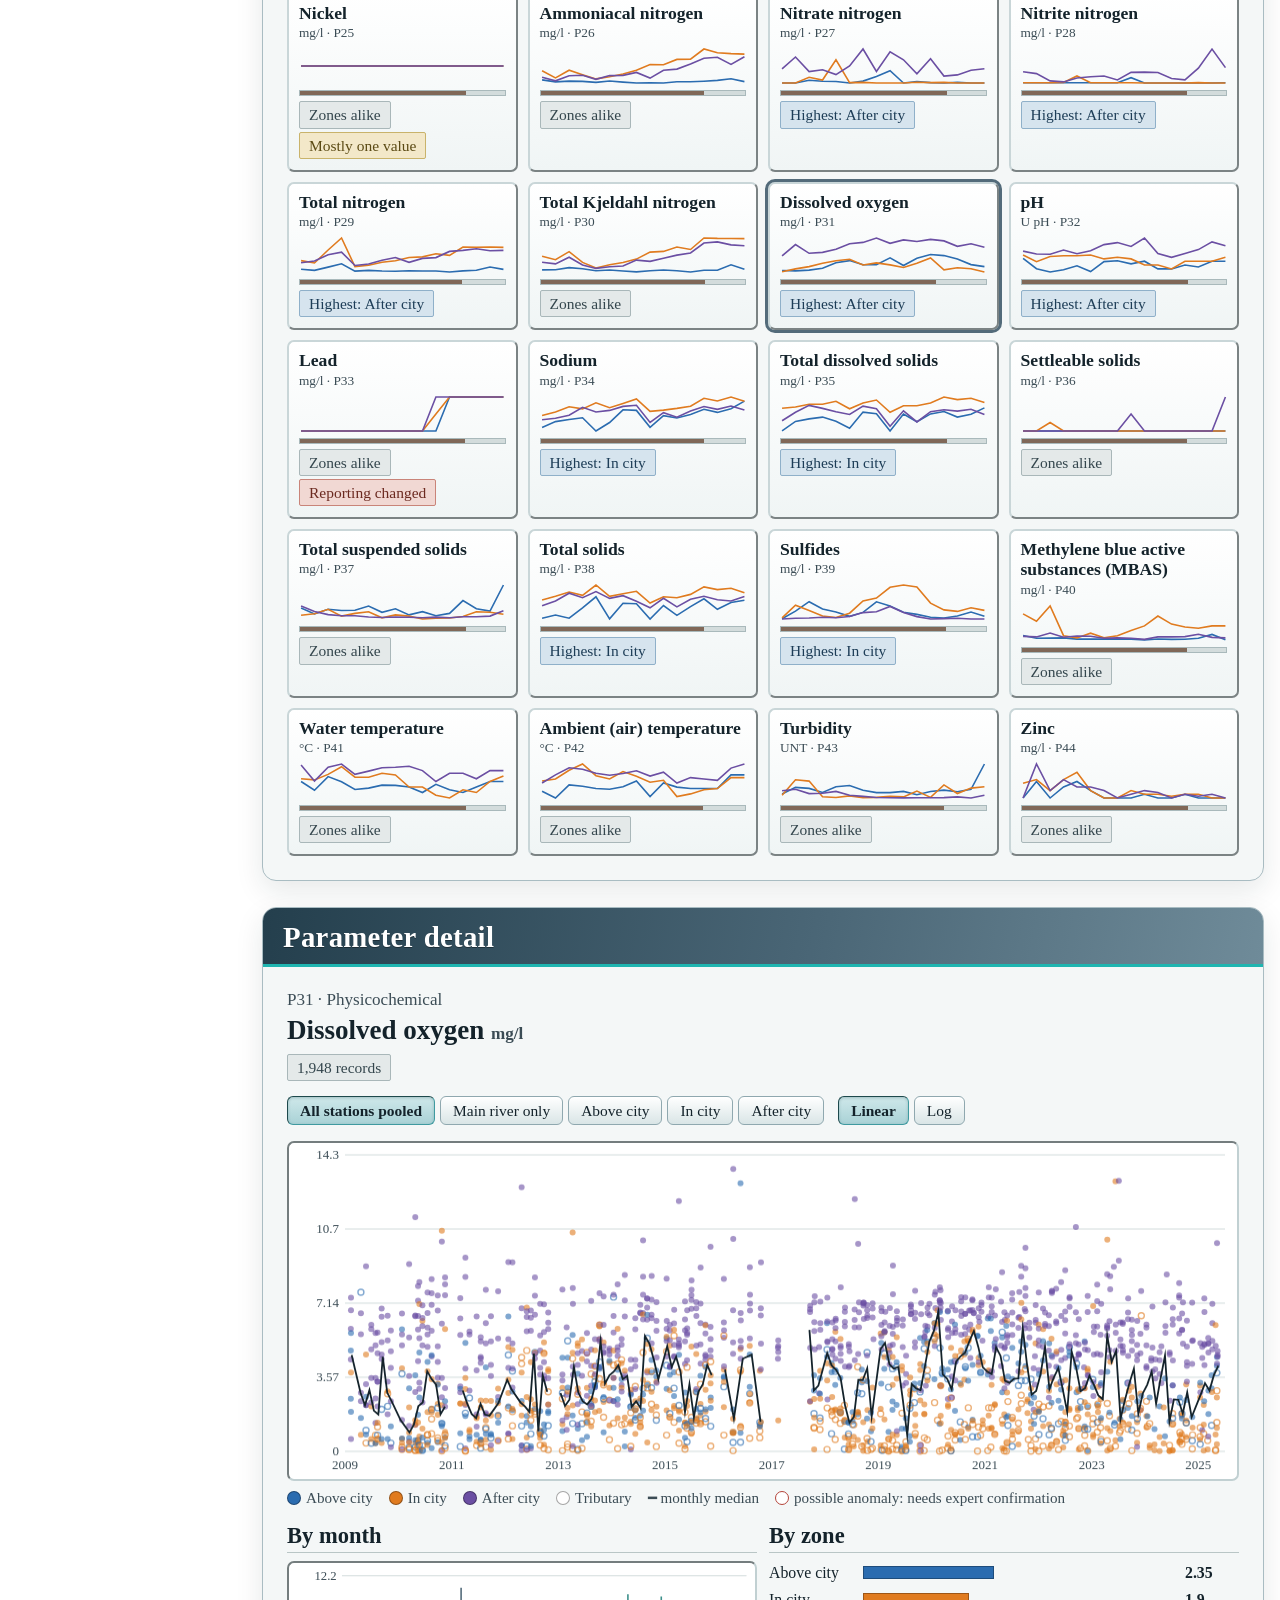
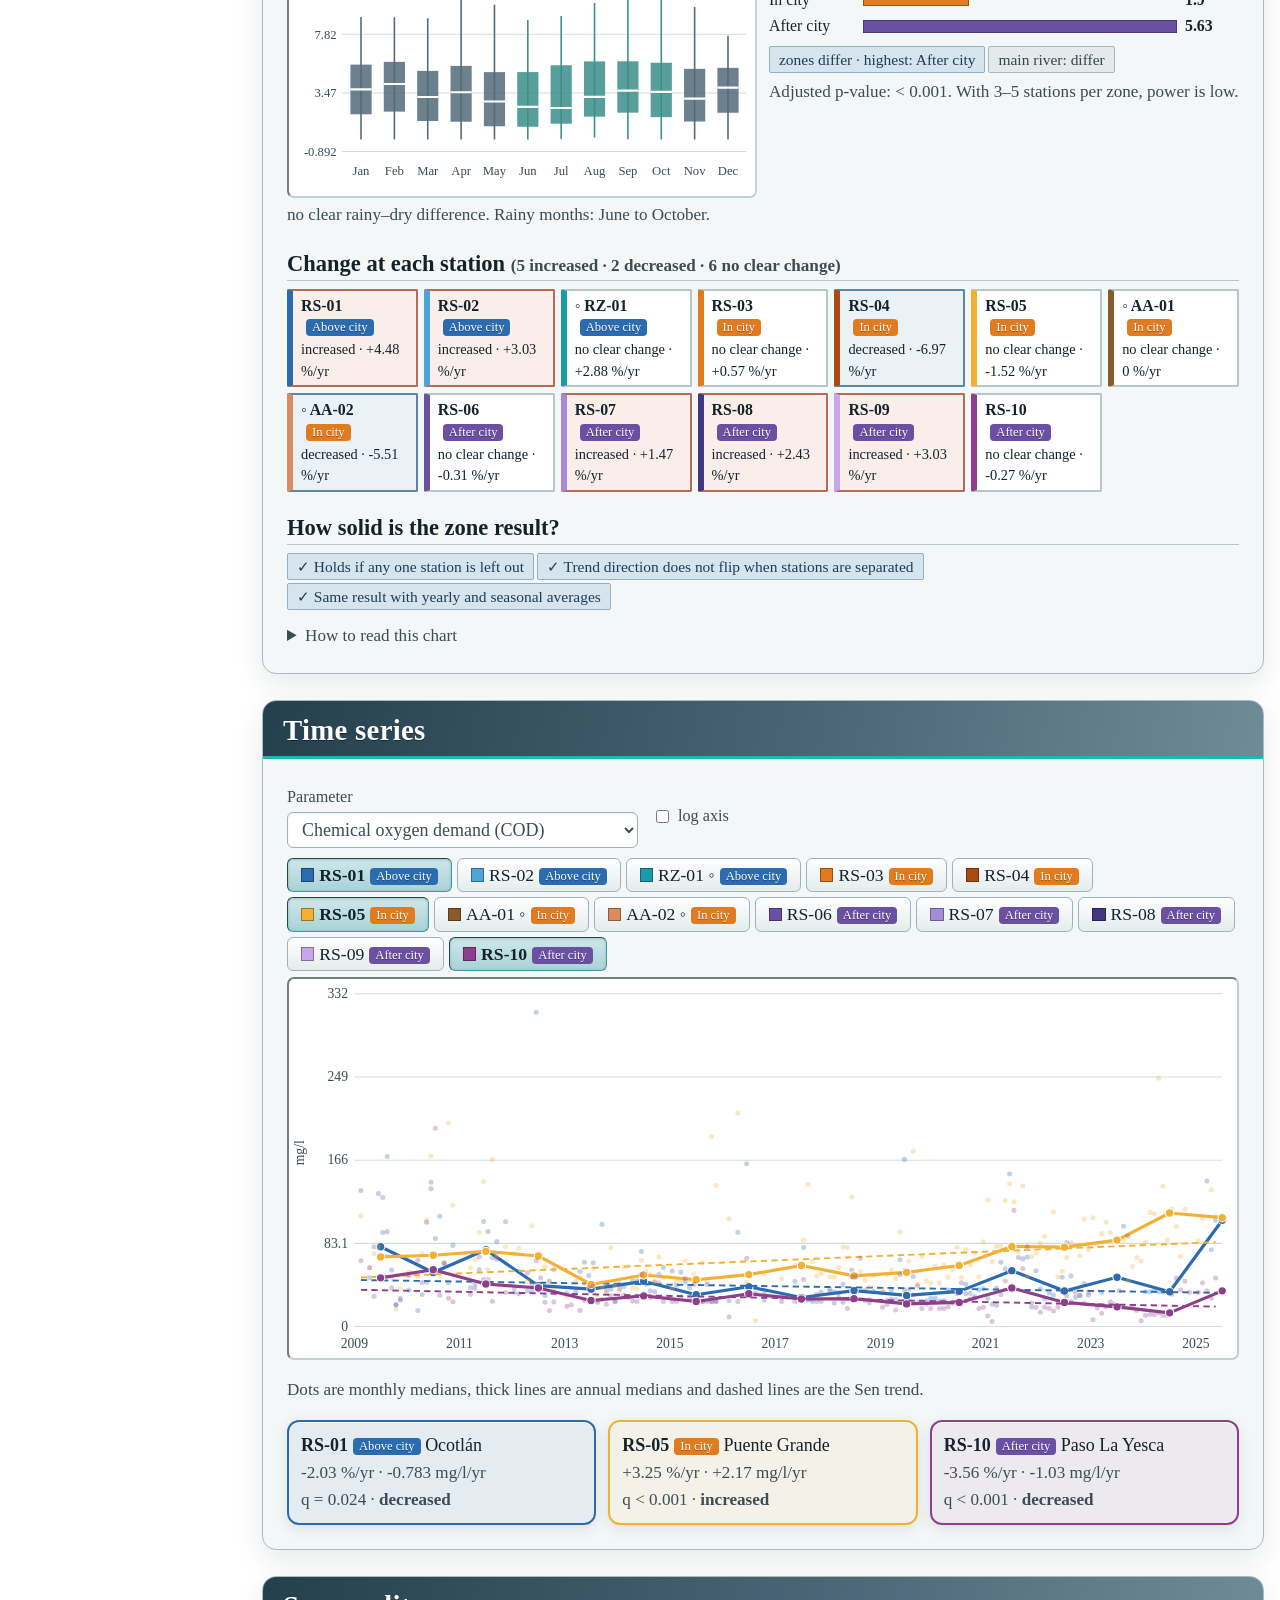
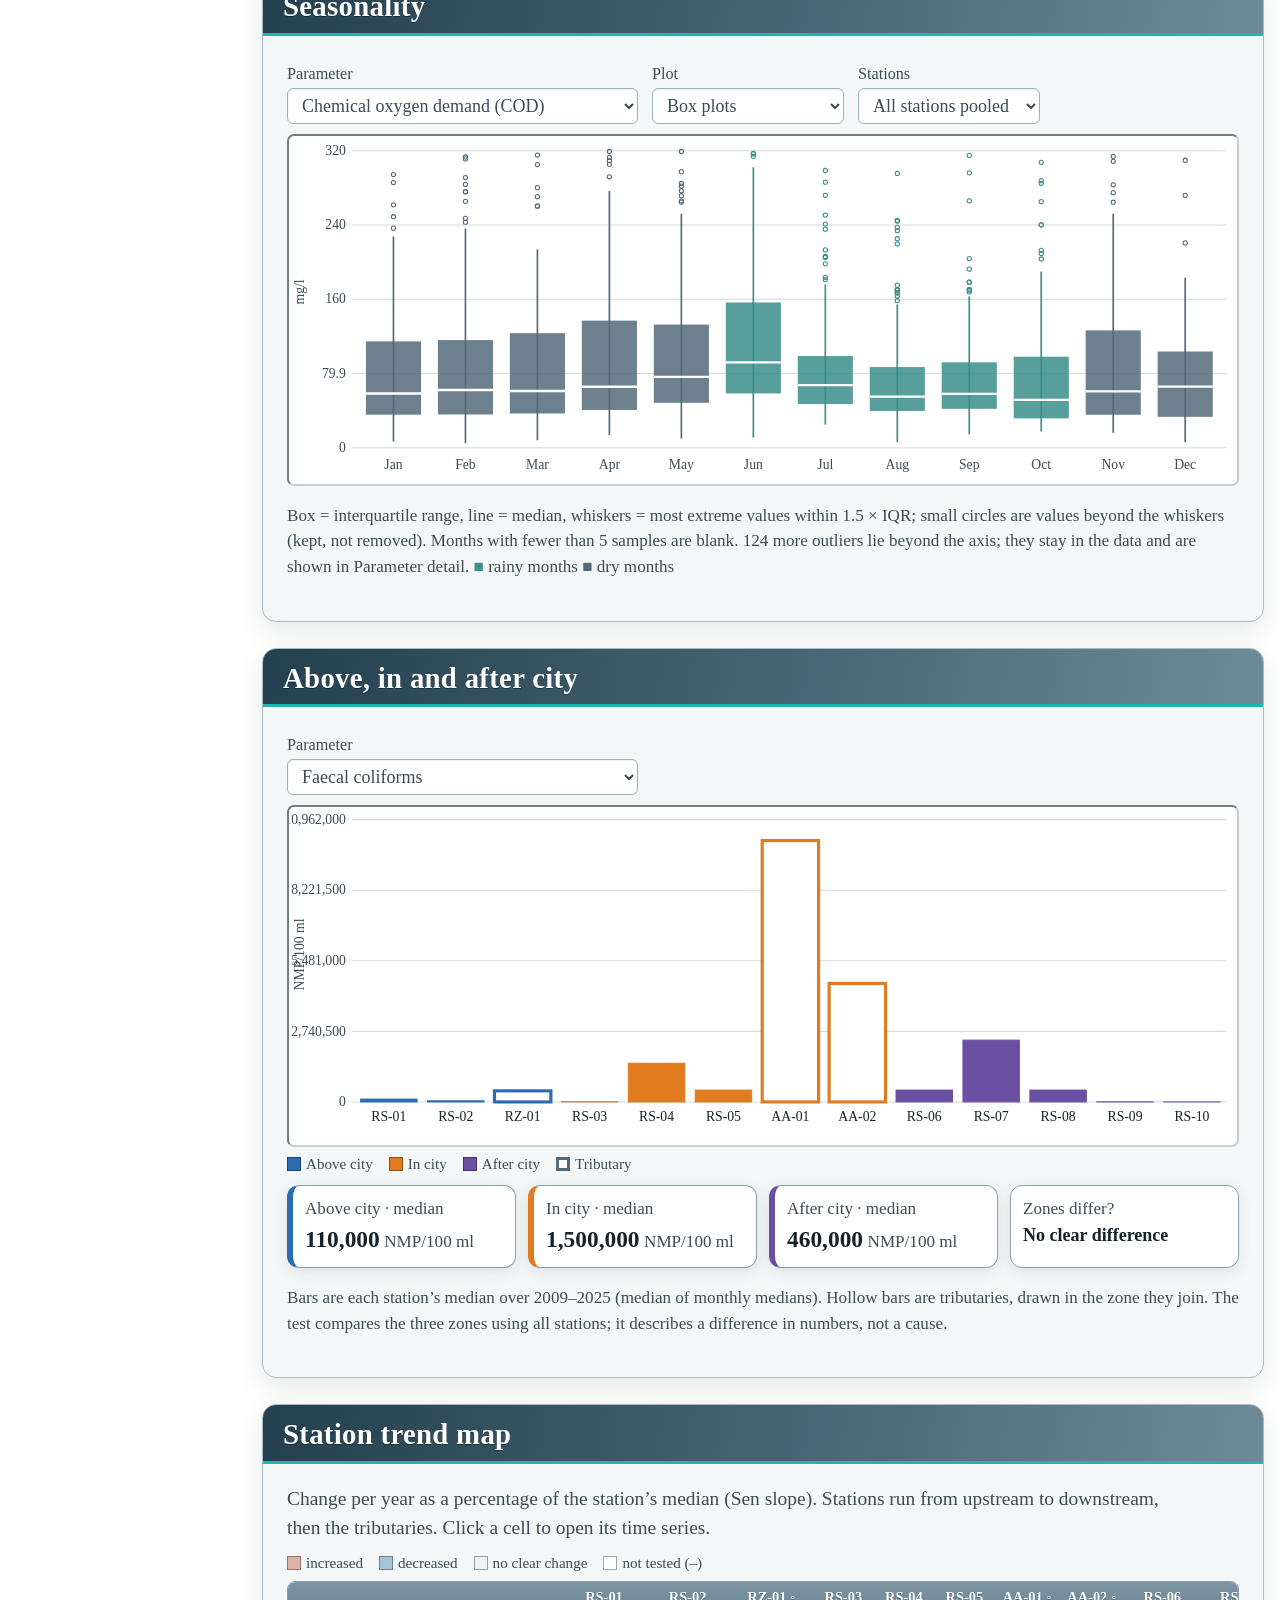
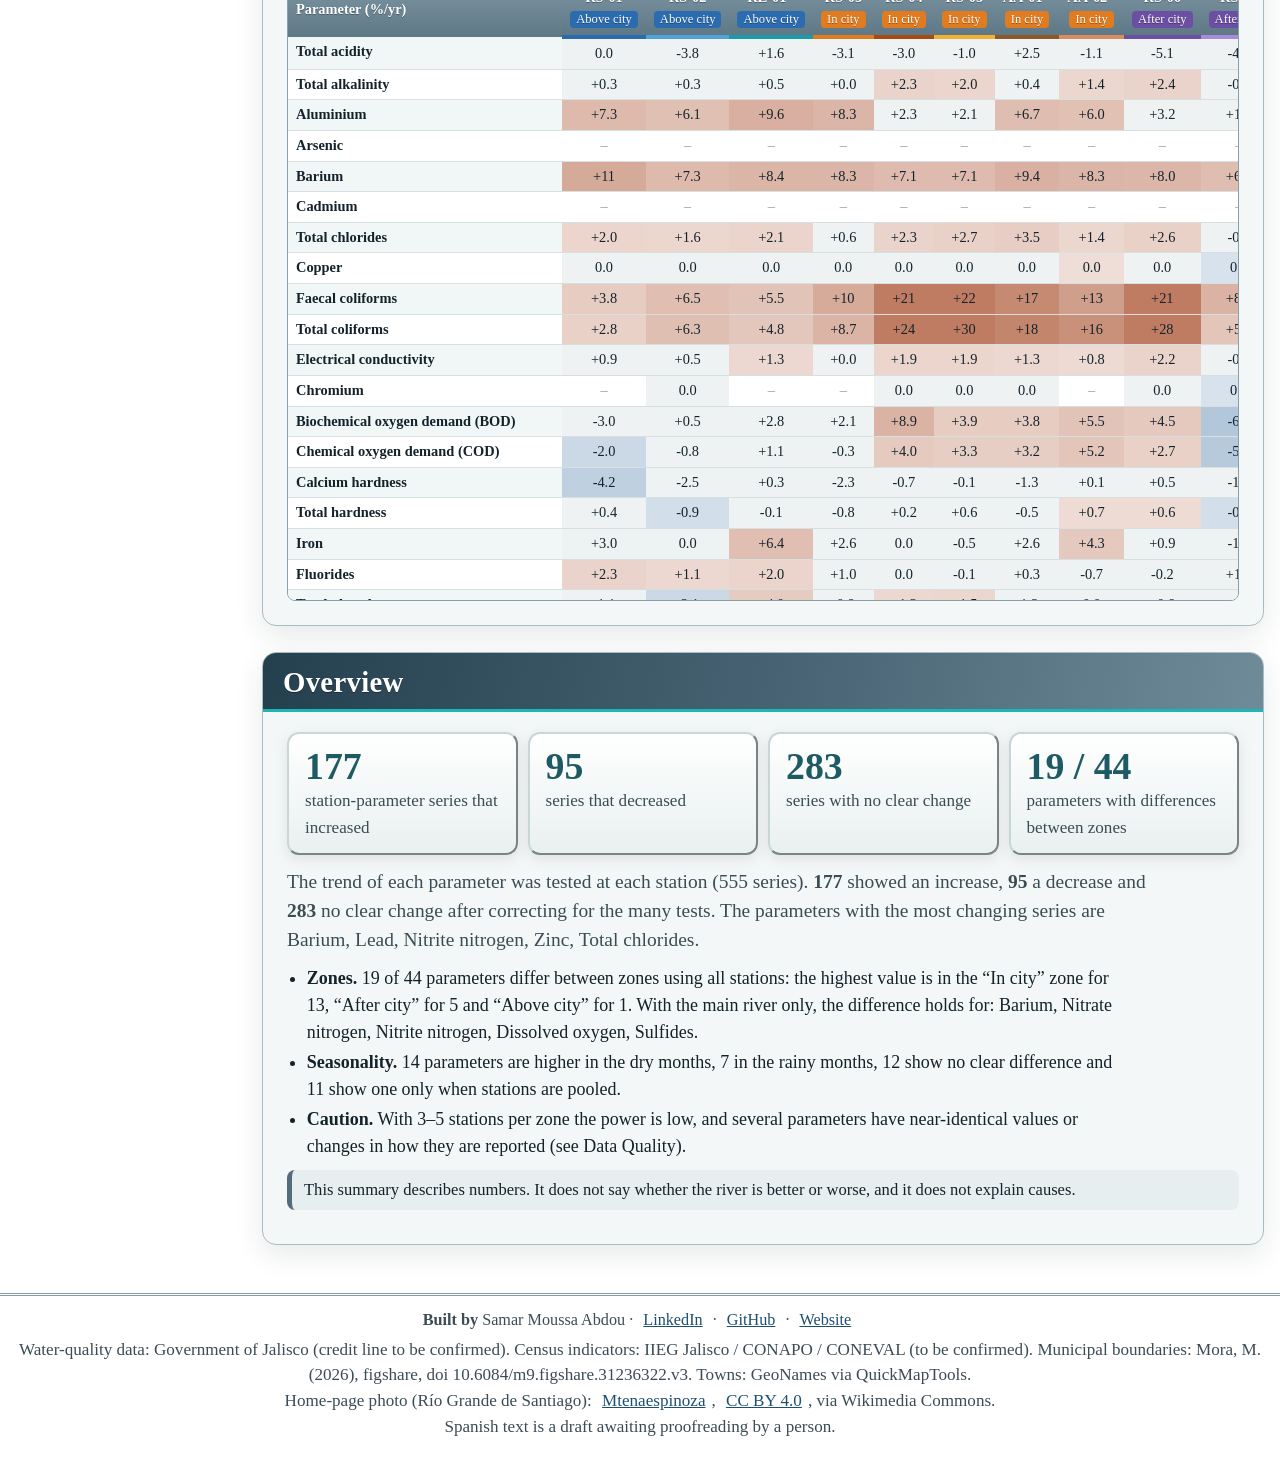
<file: trends.html>
<!doctype html>
<html lang="en"><head><meta charset="utf-8"><meta name="viewport" content="width=device-width,initial-scale=1,viewport-fit=cover">
<title>Parameter Trends · Río Santiago Atlas</title>
<link rel="stylesheet" href="style.css"></head>
<body>
<header class="top" id="top"></header>
<div class="layout"><aside class="side" id="side"></aside>
<main>
 <section class="sec" id="cards"><h2 data-t="h_cards"></h2><div class="body">
  <p class="lead" data-t="cards_lead"></p>
  <div class="ctl"><label><span data-t="search"></span><input type="search" id="q" data-ph="phSearch"></label></div>
  <div class="chips" id="cats"></div><div class="cards" id="grid"></div>
 </div></section>
 <section class="sec" id="detail"><h2 data-t="h_detail"></h2><div class="body" id="dt"></div></section>
 <section class="sec" id="series"><h2 data-t="h_series"></h2><div class="body">
  <div class="ctl"><label><span data-t="parameter"></span><select id="sp"></select></label><label class="row"><input type="checkbox" id="slog"> <span data-t="logAxis"></span></label></div>
  <div class="chips" id="sch"></div><div id="schart"></div><p class="small" data-t="series_note"></p><div class="grid g3" id="sbox"></div>
 </div></section>
 <section class="sec" id="season"><h2 data-t="h_season"></h2><div class="body">
  <div class="ctl"><label><span data-t="parameter"></span><select id="ep"></select></label><label><span data-t="plot"></span><select id="et"></select></label><label><span data-t="scope"></span><select id="es"></select></label></div>
  <div id="echart"></div><p class="small" id="enote"></p>
 </div></section>
 <section class="sec" id="zones"><h2 data-t="h_zones"></h2><div class="body">
  <div class="ctl"><label><span data-t="parameter"></span><select id="zp"></select></label></div>
  <div id="zchart"></div><div class="legend" id="zleg"></div><div class="grid g4" id="zbox" style="margin-top:10px"></div><p class="small" id="znote"></p>
 </div></section>
 <section class="sec" id="tmap"><h2 data-t="h_tmap"></h2><div class="body">
  <p class="lead" data-t="tmap_lead"></p><div class="legend" id="tleg" style="margin:0 0 6px"></div>
  <div class="tw" style="max-height:620px"><table class="t" id="tm" style="font-size:.8rem"></table></div>
 </div></section>
 <section class="sec" id="overview"><h2 data-t="overview"></h2><div class="body" id="ov"></div></section>
</main></div>
<footer class="credit" id="credit"></footer>
<script src="core.js"></script><script src="points.js"></script><script src="common.js"></script>
<script src="trends.js"></script>
</body></html>
</file>
<file: style.css>
/* Río Santiago Atlas — retro-2000 look, Palatino, square-ish boxes */
:root{
  --midnight:#0a1e1e;--forest:#172e27;--olive:#343f2c;--slate:#536b7a;--steel:#849ba6;--mist:#b9c6c6;--earth:#806858;
  --paper:#f4f7f7;--page:#d9e1e1;--ink:#14232b;--ink2:#3b4c55;--line:#8aa0a8;--link:#1d4f73;
  --before:#2b6cb0;--urban:#e07b1f;--after:#6b4fa3;
  --font:"Palatino Linotype",Palatino,"Book Antiqua","URW Palladio L","P052",Georgia,serif;
  --r:7px;
}
*{box-sizing:border-box}
html{scroll-behavior:smooth;scroll-padding-top:16px}
html{font-size:112.5%}
body{margin:0;font-family:var(--font);font-size:1rem;line-height:1.5;color:var(--ink);background:var(--page);
  padding-left:max(0px,env(safe-area-inset-left,0px));padding-right:max(0px,env(safe-area-inset-right,0px))}
a{color:var(--link)}
h1,h2,h3,h4{font-family:var(--font);margin:0;line-height:1.2}
button,select,input{font:inherit;color:inherit}
.sr{position:absolute;left:-9999px}
/* ---------- header ---------- */
.top{background:linear-gradient(180deg,#16332f 0%,var(--midnight) 100%);border-bottom:3px double var(--steel);color:#e8efef}
.top .in{max-width:1480px;margin:0 auto;padding:10px max(16px,env(safe-area-inset-left,0px)) 8px max(16px,env(safe-area-inset-left,0px));display:flex;flex-wrap:wrap;align-items:center;gap:8px 22px}
.brand{font-size:1.45rem;font-weight:bold;letter-spacing:.03em;color:#f1f5f4;text-decoration:none;font-variant:small-caps;white-space:nowrap}
.brand small{display:block;font-size:.72rem;letter-spacing:.14em;font-weight:normal;color:var(--mist);font-variant:normal;text-transform:uppercase}
.nav{display:flex;flex-wrap:wrap;gap:4px;flex:1}
.nav a{display:inline-block;padding:5px 12px;font-size:.92rem;text-decoration:none;color:#eef3f3;border:2px outset #7f98a4;background:linear-gradient(#6a8695,#4b6372);border-radius:var(--r);text-shadow:0 1px 0 rgba(0,0,0,.35)}
.nav a:hover{background:linear-gradient(#7b97a6,#587583)}
.nav a[aria-current="page"]{border-style:inset;background:linear-gradient(#324a57,#456072);color:#fff}
.lang{display:flex;gap:3px}
.lang button{border:2px outset #7f98a4;background:linear-gradient(#6a8695,#4b6372);color:#fff;padding:2px 9px;border-radius:var(--r);cursor:pointer;font-size:.85rem}
.lang button[aria-pressed="true"]{border-style:inset;background:#2d4350}
/* ---------- layout ---------- */
.layout{max-width:1480px;margin:18px auto;padding:0 max(16px,env(safe-area-inset-left,0px));display:grid;grid-template-columns:230px minmax(0,1fr);gap:16px;align-items:start}
.side{position:sticky;top:12px;background:var(--paper);border:2px groove var(--steel);border-radius:var(--r);padding:10px 0 8px}
.side h4{font-size:.78rem;letter-spacing:.12em;text-transform:uppercase;color:var(--slate);padding:0 12px 6px;border-bottom:1px solid var(--mist);margin-bottom:4px}
.side a{display:block;padding:6px 12px;text-decoration:none;color:var(--ink2);font-size:.93rem;border-left:5px solid transparent}
.side a:hover{background:#e4ecec}
.side a.on{border-left-color:var(--slate);background:#dbe6e8;color:var(--ink);font-weight:bold}
main{min-width:0}
@media(max-width:860px){
 .layout{grid-template-columns:1fr}
 .side{position:sticky;top:0;z-index:20;padding:4px 0;display:flex;overflow-x:auto;white-space:nowrap}
 .side h4{display:none}.side a{border-left:0;border-bottom:4px solid transparent;padding:6px 12px}.side a.on{border-bottom-color:var(--slate)}
}
/* ---------- sections ---------- */
.sec{background:var(--paper);border:2px groove var(--steel);border-radius:var(--r);margin-bottom:18px;box-shadow:0 1px 0 #fff inset}
.sec>h2{font-size:1.25rem;color:#fff;padding:7px 14px;background:linear-gradient(180deg,#667f8e,var(--slate));border-bottom:2px solid #3d5360;text-shadow:0 1px 0 rgba(0,0,0,.35);letter-spacing:.02em}
.sec .body{padding:14px 16px 16px}
.sec h3{font-size:1.08rem;margin:16px 0 6px;color:var(--ink);border-bottom:1px solid var(--mist);padding-bottom:3px}
.sec h3:first-child{margin-top:0}
.lead{color:var(--ink2);margin:0 0 10px;max-width:80ch;font-size:.97rem}
.box{background:#fff;border:1px solid var(--line);border-radius:var(--r);padding:10px 12px;box-shadow:0 1px 0 #fff inset,0 1px 2px rgba(20,35,43,.12)}
.inset{background:#eef3f3;border:2px inset #c1d0d2;border-radius:var(--r);padding:8px 10px}
.small{font-size:.86rem;color:var(--ink2)}
.note{border-left:5px solid var(--earth);background:#f1ece6;padding:8px 12px;font-size:.92rem;margin:10px 0;border-radius:0 var(--r) var(--r) 0}
.note.b{border-left-color:var(--slate);background:#e6eef0}
.grid{display:grid;gap:12px}.g2{grid-template-columns:repeat(2,minmax(0,1fr))}.g3{grid-template-columns:repeat(3,minmax(0,1fr))}.g4{grid-template-columns:repeat(4,minmax(0,1fr))}
@media(max-width:900px){.g3,.g4{grid-template-columns:repeat(2,minmax(0,1fr))}}
@media(max-width:620px){.g2,.g3,.g4{grid-template-columns:1fr}}
.tiles{display:grid;grid-template-columns:repeat(auto-fit,minmax(150px,1fr));gap:10px;margin-bottom:12px}
.tile{background:linear-gradient(#fff,#e9f0f0);border:2px outset #c9d6d8;border-radius:var(--r);padding:8px 12px}
.tile b{display:block;font-size:1.65rem;line-height:1.1;color:var(--forest)}
.tile span{font-size:.84rem;color:var(--ink2)}
/* controls */
.ctl{display:flex;flex-wrap:wrap;gap:8px 14px;align-items:center;margin:6px 0 10px}
.ctl label{font-size:.82rem;color:var(--ink2);display:flex;flex-direction:column;gap:2px}
.ctl label.row{flex-direction:row;align-items:center;gap:6px}
select,input[type=search],input[type=text]{border:2px inset #c1d0d2;background:#fff;padding:3px 8px;border-radius:var(--r);min-width:0;max-width:100%}
.btn,button.b{border:2px outset #b6c6ca;background:linear-gradient(#f2f6f6,#d3dfe1);padding:3px 12px;border-radius:var(--r);cursor:pointer;color:var(--ink)}
.btn:hover,button.b:hover{background:linear-gradient(#fff,#dfe9ea)}
.btn[aria-pressed="true"],button.b[aria-pressed="true"]{border-style:inset;background:#b7c9cf;font-weight:bold}
.chips{display:flex;flex-wrap:wrap;gap:5px;margin:6px 0}
.chip{border:2px outset #c9d6d8;background:#eaf0f0;padding:1px 10px;border-radius:var(--r);cursor:pointer;font-size:.86rem}
.chip[aria-pressed="true"]{border-style:inset;background:#c3d4d8;font-weight:bold}
.chip i{display:inline-block;width:.75em;height:.75em;margin-right:5px;vertical-align:-1px;border:1px solid rgba(0,0,0,.35)}
.tag{display:inline-block;padding:0 7px;font-size:.76rem;border:1px solid;border-radius:2px;margin:0 3px 3px 0;white-space:nowrap}
.tag.red{background:#f1d8d3;border-color:#c98479;color:#6b2a20}
.tag.gold{background:#f3e8c9;border-color:#c9b36b;color:#5b4a14}
.tag.blue{background:#d6e4ee;border-color:#8fb0c9;color:#1d3d57}
.tag.gray{background:#e4e9e9;border-color:#a9b7b9;color:#34464d}
/* tables */
.tw{overflow:auto;max-width:100%;border:1px solid var(--line)}
table.t{border-collapse:collapse;width:100%;font-size:.9rem;background:#fff}
table.t th{background:linear-gradient(#7e96a3,#5f7886);color:#fff;text-align:left;padding:5px 8px;position:sticky;top:0;font-weight:bold;white-space:nowrap;text-shadow:0 1px 0 rgba(0,0,0,.3)}
table.t td{padding:4px 8px;border-bottom:1px solid #d6e0e1;vertical-align:top}
table.t tr:nth-child(even) td{background:#f1f6f6}
table.t td.n,table.t th.n{text-align:right;font-variant-numeric:tabular-nums}
.covbar{display:inline-block;width:70px;height:9px;background:#d3dcdc;border:1px solid #9fb0b3;vertical-align:middle;margin-right:6px}
.covbar i{display:block;height:100%;background:var(--slate)}
/* heatmaps */
.hm{overflow-x:auto;padding-bottom:4px}
.hm table{border-collapse:separate;border-spacing:2px;font-size:.78rem}
.hm th{font-weight:normal;color:var(--ink2);padding:0 2px;text-align:center;white-space:nowrap}
.hm th.r{text-align:left;padding-right:8px;color:var(--ink);font-size:.84rem}
.hm td{min-width:26px;height:24px;text-align:center;border-radius:2px;font-size:.7rem;color:#102b2b;cursor:default}
.legend{display:flex;flex-wrap:wrap;gap:6px 16px;font-size:.84rem;color:var(--ink2);margin-top:6px}
.legend i{display:inline-block;width:14px;height:14px;border:1px solid rgba(0,0,0,.35);vertical-align:-2px;margin-right:5px}
.mark{display:inline-block;width:5px;height:14px;margin-right:6px;vertical-align:-2px}
/* charts */
canvas.cv{width:100%;display:block;background:#fff;border:2px inset #c1d0d2;border-radius:var(--r)}
svg.ch{width:100%;height:auto;display:block;background:#fff;border:2px inset #c1d0d2;border-radius:var(--r)}
svg text{font-family:var(--font)}
.tipbox{position:fixed;z-index:60;pointer-events:none;background:#fbf6d5;color:#222;border:1px solid #333;padding:4px 8px;font-size:.82rem;max-width:280px;display:none;box-shadow:2px 2px 0 rgba(0,0,0,.35);line-height:1.35}
/* cards */
.cards{display:grid;grid-template-columns:repeat(auto-fill,minmax(210px,1fr));gap:10px}
.pc{background:linear-gradient(#fff,#f0f5f5);border:2px outset #c9d6d8;border-radius:var(--r);padding:8px 10px;cursor:pointer;text-align:left}
.pc:hover{border-color:var(--slate);background:#fff}
.pc[aria-current="true"]{outline:3px solid var(--slate)}
.pc b{display:block;font-size:.98rem;line-height:1.15}
.pc .u{font-size:.74rem;color:var(--ink2);margin-bottom:2px}
.pc svg{width:100%;height:42px;display:block}
.pc .cb{height:6px;background:#d3dcdc;border:1px solid #a9b9bb;margin:3px 0 5px}.pc .cb i{display:block;height:100%;background:var(--earth)}
.bars>div{display:grid;grid-template-columns:86px minmax(0,1fr) 54px;gap:8px;align-items:center;font-size:.88rem;margin:3px 0}
.bars i{display:block;height:13px;border:1px solid rgba(0,0,0,.3)}
.stc{display:grid;grid-template-columns:repeat(auto-fill,minmax(118px,1fr));gap:6px;margin-top:6px}
.stc div{border:2px solid;padding:3px 8px;font-size:.8rem;background:#fff;border-radius:2px}
.stc b{display:block;font-size:.88rem}
.stc .u{border-color:#b56a5a;background:#faeeea}.stc .d{border-color:#5d86a5;background:#eaf1f7}.stc .n,.stc .x{border-color:#b9c6c6}
ul.ov{margin:6px 0 10px 1.1em;padding:0}ul.ov li{margin:3px 0;max-width:90ch}
.credit{max-width:1480px;margin:22px auto 30px;padding:12px max(16px,env(safe-area-inset-left,0px));border-top:3px double var(--steel);font-size:.9rem;color:var(--ink2);text-align:center}
.credit a{margin:0 6px}
.sticky{position:sticky;top:8px}
/* ---------- socio / map pages ---------- */
.mapwrap{display:grid;grid-template-columns:minmax(0,1fr) 300px;gap:12px;align-items:start}
@media(max-width:900px){.mapwrap{grid-template-columns:1fr}}
.mapbox{position:relative;border:2px inset #6d8590;border-radius:var(--r);overflow:hidden;background:#0a1e1e}
.mapbox canvas{display:block;width:100%;touch-action:none;cursor:grab}
.mapbox canvas:active{cursor:grabbing}
.mapbox .hint{position:absolute;left:8px;bottom:6px;font-size:.76rem;color:#b9c6c6;pointer-events:none;text-shadow:0 1px 2px #000}
.mapbox .rem{position:absolute;right:8px;top:6px;font-size:.76rem;color:#ffe9a8;background:rgba(10,30,30,.7);padding:2px 8px;border:1px solid #806858;max-width:60%}
.mcard{background:#fff;border:2px outset #c9d6d8;border-radius:var(--r);padding:10px 12px;font-size:.9rem}
.mcard h3{margin:0 0 4px;border:0;font-size:1.1rem}
.mcard table{border-collapse:collapse;width:100%;font-size:.84rem}
.mcard td,.mcard th{padding:2px 4px;border-bottom:1px solid #dbe4e4;text-align:right}.mcard th:first-child,.mcard td:first-child{text-align:left}
.mcard .kv{display:flex;justify-content:space-between;gap:8px;border-bottom:1px dotted #c4d0d2;padding:2px 0}
.mx{border-collapse:collapse;font-size:.8rem;width:100%}
.mx th,.mx td{border:1px solid #d3dede;padding:2px 6px;text-align:center;white-space:nowrap}
.mx th{background:#e4ecec;position:sticky;top:0}
.mx td.n{color:#6b7c82}
.mx td.cl{outline:2px solid #14232b;outline-offset:-2px;font-weight:bold}
.mx td.pn,.mx th.pn{text-align:left;position:sticky;left:0;background:#f4f7f7}
.ctl button,.btn{border:2px outset #c9d6d8;background:linear-gradient(#f2f6f6,#d6e1e3);padding:2px 12px;border-radius:var(--r);cursor:pointer;font-size:.86rem}
.ctl button:active,.btn:active{border-style:inset}
.ctl button[aria-pressed="true"]{border-style:inset;background:#c3d4d8}
.sw{display:inline-block;width:16px;height:12px;border:1px solid rgba(0,0,0,.4);vertical-align:-1px}

.grid>*{min-width:0}
#oscore{overflow-x:auto}
/* ---------- home ---------- */
body.home{background:#0a1e1e;color:#eef4f3;min-height:100vh;display:flex;flex-direction:column}
.hero{position:relative;flex:1;min-height:100vh;display:flex;flex-direction:column;overflow:hidden;isolation:isolate}
.hero::before{content:"";position:absolute;inset:-4%;z-index:-2;background:url(river.jpg) 40% center/cover no-repeat;animation:kb 30s ease-in-out infinite alternate}
.hero::after{content:"";position:absolute;inset:0;z-index:-1;background:linear-gradient(265deg,rgba(6,20,20,.8) 0%,rgba(6,20,20,.5) 34%,rgba(6,20,20,.05) 62%,rgba(6,20,20,0) 100%),linear-gradient(180deg,rgba(6,20,20,.55) 0%,transparent 28%),linear-gradient(0deg,rgba(6,20,20,.55) 0%,transparent 40%)}
@keyframes kb{from{transform:scale(1) translateX(0)}to{transform:scale(1.08) translateX(-1.5%)}}
.hero .top{background:rgba(6,20,20,.4);backdrop-filter:blur(12px);-webkit-backdrop-filter:blur(12px);border-bottom:1px solid rgba(255,255,255,.18);box-shadow:0 1px 0 rgba(0,0,0,.5)}
.hero .nav a,.hero .lang button{border:1px solid rgba(255,255,255,.28);border-radius:6px;background:linear-gradient(rgba(255,255,255,.2),rgba(255,255,255,.05));box-shadow:inset 0 1px 0 rgba(255,255,255,.35),0 1px 0 rgba(0,0,0,.45);text-shadow:0 1px 0 rgba(0,0,0,.4);transition:background .25s,transform .25s}
.hero .nav a:hover,.hero .lang button:hover{background:linear-gradient(rgba(255,255,255,.32),rgba(255,255,255,.12));transform:translateY(-1px)}
.hero .nav a[aria-current="page"],.hero .lang button[aria-pressed="true"]{background:linear-gradient(#f4f9f9,#c9dadb);color:#0a1e1e;text-shadow:none;border-color:#fff}
.stage{flex:1;position:relative;display:flex;align-items:center;justify-content:flex-end;max-width:1480px;width:100%;margin:0 auto;padding:30px max(16px,env(safe-area-inset-left,0px))}
.hero .mid{position:absolute;left:max(16px,env(safe-area-inset-left,0px));top:34px}
.mini{margin-top:12px;font-size:.78rem;letter-spacing:.06em;color:#e3ecec;text-shadow:0 1px 3px #000,0 0 10px rgba(0,0,0,.8);animation:rise .9s .3s ease-out both}
@media(max-width:860px){.stage{flex-direction:column;align-items:stretch;justify-content:flex-start;padding-top:20px}.hero .mid{position:static;margin-bottom:10px}}
.htitle{font-size:clamp(2.6rem,6.2vw,4.6rem);font-weight:600;letter-spacing:-.01em;line-height:1.02;text-shadow:0 2px 10px rgba(0,0,0,.6);animation:rise .9s ease-out both}
.htitle em{display:block;font-size:.36em;font-style:italic;font-weight:400;letter-spacing:.01em;color:#d6e4e4;margin-top:12px;max-width:34ch;line-height:1.25;animation:rise .9s .15s ease-out both}

.gl{background:linear-gradient(rgba(255,255,255,.16),rgba(255,255,255,.05));border:1px solid rgba(255,255,255,.28);border-radius:10px;box-shadow:inset 0 1px 0 rgba(255,255,255,.3),0 10px 30px rgba(0,0,0,.35);backdrop-filter:blur(16px) saturate(1.2);-webkit-backdrop-filter:blur(16px) saturate(1.2)}
.pickband{margin:auto 0 0;padding:0;width:min(100%,640px)}
.pickband h2{text-align:center;font-size:.85rem;letter-spacing:.22em;text-transform:uppercase;font-weight:normal;color:#c5d4d4;margin-bottom:6px}
.car{position:relative;height:430px;width:min(100%,640px);margin:0;overflow:hidden}
.cd{position:absolute;left:50%;top:6px;width:min(78vw,290px);transform:translateX(calc(-50% + var(--o)*74%)) scale(calc(1 - var(--a)*.13));opacity:calc(1 - var(--a)*.4);z-index:calc(10 - var(--a));transition:transform .55s cubic-bezier(.2,.8,.2,1),opacity .55s;cursor:pointer;padding:10px 10px 14px;text-align:center}
.cd[data-hide="1"]{opacity:0;pointer-events:none}
.cd .th{height:170px;border-radius:6px;border:1px solid rgba(255,255,255,.35);position:relative;overflow:hidden;background:url(river.jpg) var(--bp) / var(--bs) no-repeat;box-shadow:inset 0 0 0 1px rgba(0,0,0,.3)}
.cd .th::before{content:"";position:absolute;inset:0;background:linear-gradient(135deg,color-mix(in srgb,var(--c) 78%,#000) 0%,color-mix(in srgb,var(--c) 45%,transparent) 100%)}
.cd .th svg{position:absolute;inset:0;width:100%;height:100%}
.cd{border-top:3px solid var(--c);background:linear-gradient(color-mix(in srgb,var(--c) 30%,transparent),rgba(255,255,255,.05) 60%)}
.cd h3{font-size:1.25rem;margin:12px 0 4px;color:#fff;border:0}
.cd p{font-size:.9rem;color:#d6e4e4;margin:0 0 8px;min-height:2.6em;line-height:1.3}
.cd .no{position:absolute;top:18px;left:20px;font-size:1.1rem;color:#fff;text-shadow:0 1px 3px #000;z-index:2}
.go{display:inline-block;margin:14px auto 0;padding:9px 28px;font-size:1rem;color:#fff;text-decoration:none;border:1px solid rgba(255,255,255,.5);border-radius:6px;background:linear-gradient(color-mix(in srgb,var(--cc,#2fb1b8) 100%,#fff 15%),color-mix(in srgb,var(--cc,#2fb1b8) 100%,#000 35%));transition:background .4s,transform .2s,filter .2s;box-shadow:inset 0 1px 0 rgba(255,255,255,.45),0 6px 18px rgba(0,0,0,.4);text-shadow:0 1px 0 rgba(0,0,0,.4);transition:transform .2s,filter .2s}
.go:hover{transform:translateY(-2px);filter:brightness(1.1)}
.arr{position:absolute;top:150px;z-index:20;width:48px;height:48px;border-radius:50%;border:1px solid rgba(255,255,255,.4);background:linear-gradient(rgba(255,255,255,.22),rgba(255,255,255,.05));color:#fff;font-size:1.5rem;cursor:pointer;box-shadow:inset 0 1px 0 rgba(255,255,255,.35)}
.arr:hover{background:rgba(255,255,255,.3)}
.arr.l{left:4px}.arr.r{right:4px}
.gobar{width:min(100%,640px);text-align:center}
.dots{display:flex;justify-content:center;gap:8px;margin-top:10px}
.dots i{width:8px;height:8px;border-radius:50%;background:rgba(255,255,255,.3);cursor:pointer}.dots i.on{background:var(--cc,#fff)}
@media(max-width:700px){.cd[data-hide="2"]{opacity:0}.car{height:440px}.arr{top:130px;width:40px;height:40px}.pickband h2{margin-top:10px}}
.hero .credit{border-top:1px solid rgba(255,255,255,.16);color:#c5d4d4;background:rgba(6,20,20,.6);margin:0;max-width:none}
.hero .credit a{color:#bfe0f0}.hero .credit .in2{max-width:1480px;margin:0 auto}.hero .credit .small{color:#b9c9c9}
@keyframes slidein{from{opacity:0;transform:translateX(40px)}to{opacity:1;transform:none}}
@keyframes rise{from{opacity:0;transform:translateY(18px)}to{opacity:1;transform:none}}
@media(prefers-reduced-motion:reduce){.hero::before,.htitle,.htitle em{animation:none!important}.cd{transition:none}}
@media print{.side,.top{display:none}}

/* ---------- inner pages: a tad more modern ---------- */
body:not(.home){background:linear-gradient(180deg,#e6eeee 0,#d2dddd 100%) fixed}
body:not(.home) .top{background:linear-gradient(180deg,#1a3a37,#0a1e1e);box-shadow:0 6px 20px rgba(10,30,30,.25);border-bottom:1px solid rgba(255,255,255,.2)}
body:not(.home) .nav a,body:not(.home) .lang button{border:1px solid rgba(255,255,255,.28);border-radius:6px;background:linear-gradient(rgba(255,255,255,.2),rgba(255,255,255,.05));box-shadow:inset 0 1px 0 rgba(255,255,255,.35),0 1px 0 rgba(0,0,0,.45);transition:background .25s,transform .25s}
body:not(.home) .nav a:hover{background:linear-gradient(rgba(255,255,255,.32),rgba(255,255,255,.12));transform:translateY(-1px)}
body:not(.home) .nav a[aria-current="page"],body:not(.home) .lang button[aria-pressed="true"]{background:linear-gradient(#f4f9f9,#c9dadb);color:#0a1e1e;text-shadow:none;border-color:#fff}
.sec{border:1px solid #a9bcc2;border-radius:12px;overflow:hidden;box-shadow:0 10px 28px rgba(20,35,43,.1),0 1px 0 #fff inset}
.sec>h2{background:linear-gradient(100deg,#2f4a57,#536b7a 60%,#6f8b99);border-bottom:0;box-shadow:inset 0 -3px 0 #1fb5b0;padding:9px 16px}
.side{border:1px solid #a9bcc2;border-radius:12px;box-shadow:0 8px 22px rgba(20,35,43,.1);overflow:hidden}
.side a.on{border-left-color:#1fb5b0}
.box,.tile,.mcard{border-radius:10px;box-shadow:0 4px 14px rgba(20,35,43,.1),0 1px 0 #fff inset}
.tile b{color:#1d5a63}
.chip{border:1px solid #9db3b9;border-radius:6px;background:linear-gradient(#fff,#e3ecec);box-shadow:inset 0 1px 0 #fff;transition:transform .2s}
.chip:hover{transform:translateY(-1px)}
.chip[aria-pressed="true"]{background:linear-gradient(#cfe8ea,#a9d2d6);border-color:#3f9aa0;box-shadow:inset 0 1px 3px rgba(20,70,75,.25)}
.ctl select,.ctl input[type=search],.ctl input[type=text]{border:1px solid #9db3b9;border-radius:6px;background:#fff;padding:4px 8px;box-shadow:inset 0 1px 2px rgba(20,35,43,.08)}
.ctl button,.btn{border:1px solid #8fa8af;border-radius:6px;background:linear-gradient(#fff,#d9e5e6);box-shadow:inset 0 1px 0 #fff}
.ctl button[aria-pressed="true"]{background:linear-gradient(#cfe8ea,#a9d2d6)}
.note{border-radius:8px}
.mapbox{border:1px solid #3d5360;border-radius:10px}
.tw{border-radius:8px}
.car{-webkit-mask-image:linear-gradient(90deg,transparent,#000 9%,#000 91%,transparent);mask-image:linear-gradient(90deg,transparent,#000 9%,#000 91%,transparent)}

/* ---------- bigger, bolder sections ---------- */
.sec>h2{font-size:1.6rem;padding:12px 20px;letter-spacing:.01em}
.sec .body{padding:20px 24px 24px}
.sec h3{font-size:1.25rem;margin:22px 0 8px}
.lead{font-size:1.08rem;max-width:90ch}
.small{font-size:.95rem}
.side a{font-size:1rem;padding:9px 16px}
.side h4{font-size:.82rem}
.tile b{font-size:2.1rem}.tile span{font-size:.95rem}.tile{padding:12px 16px}
.ctl label{font-size:.9rem}.ctl select,.ctl input[type=search],.ctl input[type=text]{font-size:1rem;padding:6px 10px}
.chip{font-size:.98rem;padding:3px 13px}
.tag{font-size:.86rem;padding:1px 9px}
table.t{font-size:.98rem}.mx{font-size:.92rem}.mcard{font-size:1rem}.mcard table{font-size:.95rem}
.sec{margin-bottom:26px;border-radius:14px}
.box,.tile,.mcard{border-radius:12px}
.sec>h2{background:linear-gradient(100deg,#243f4d,#4a6676 55%,#6f8b99)}
@media(max-width:860px){.sec .body{padding:14px 14px 18px}.sec>h2{font-size:1.3rem}}
.cd .det{display:flex;flex-wrap:wrap;justify-content:center;gap:6px 8px;margin-top:6px}
.cd .det span{font-size:.74rem;color:#e6efef;background:rgba(0,0,0,.28);border:1px solid rgba(255,255,255,.22);border-radius:5px;padding:2px 8px;display:flex;gap:5px;align-items:baseline}
.cd .det b{font-size:.95rem;color:#fff}

.zt{display:inline-block;font-size:.7rem;line-height:1.35;padding:0 6px;border-radius:4px;color:#fff;margin-left:5px;vertical-align:1px;white-space:nowrap;font-weight:normal;text-shadow:0 1px 0 rgba(0,0,0,.35)}
.zt+br,th .zt{margin-left:0}
</file>
